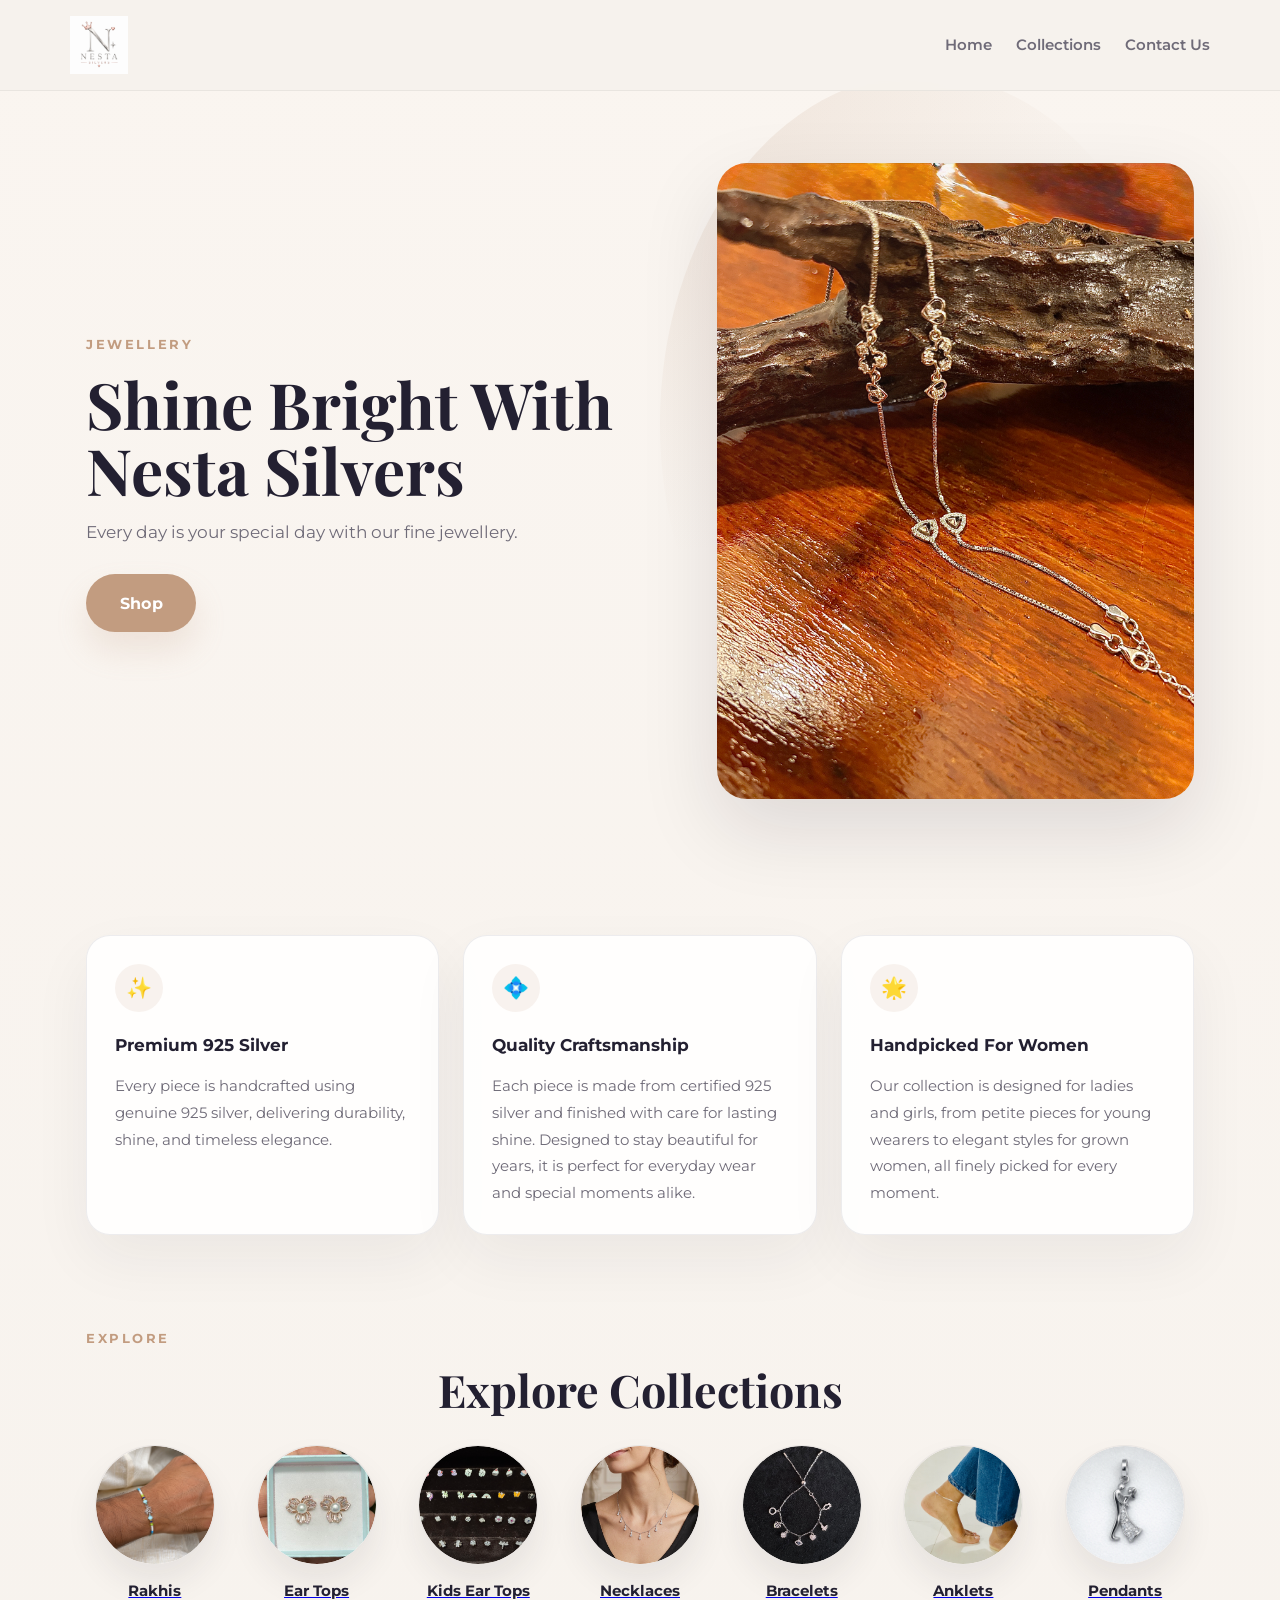
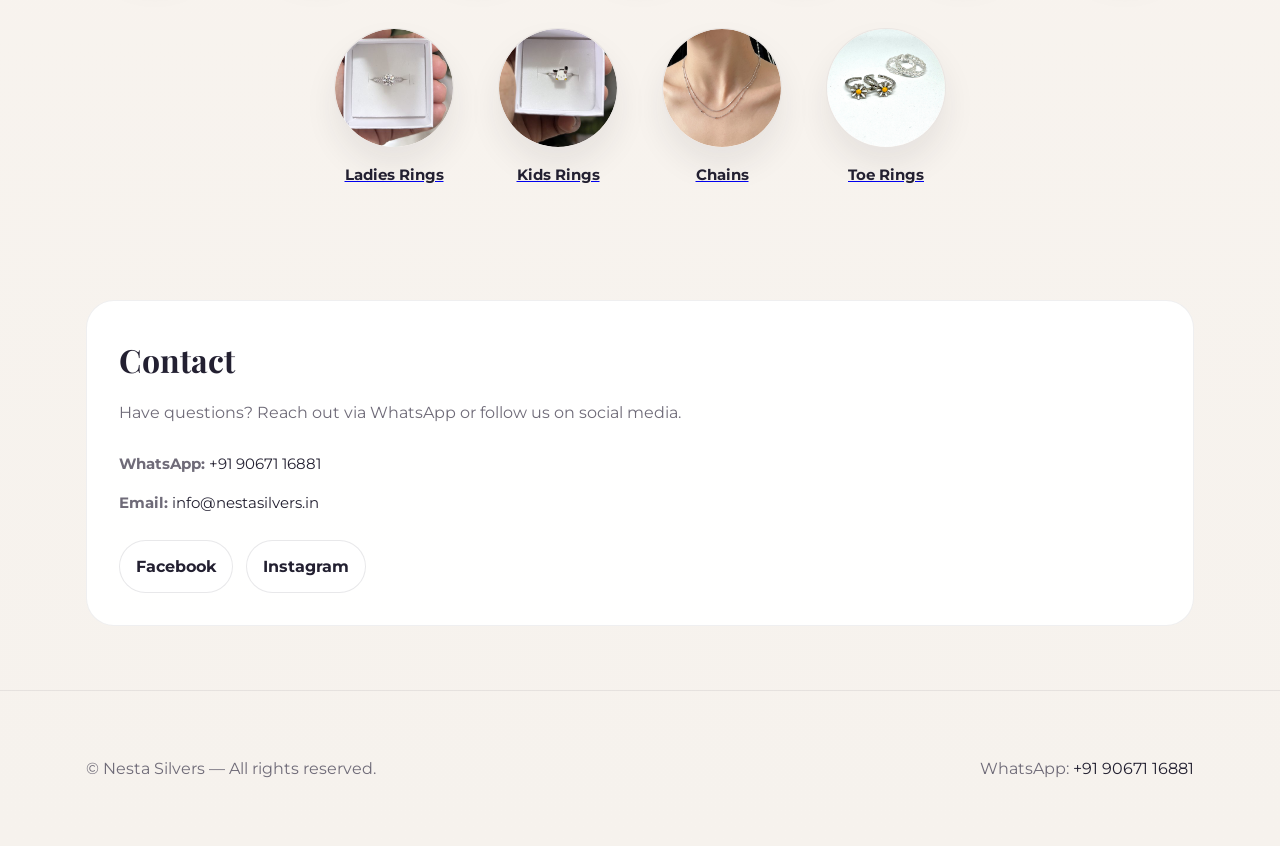
<file: index.html>
<!DOCTYPE html>
<html lang="en">
<head>
  <meta charset="UTF-8">
  <meta name="viewport" content="width=device-width, initial-scale=1">
  <title>Nesta Silvers</title>
  <link rel="preconnect" href="https://fonts.googleapis.com">
  <link rel="preconnect" href="https://fonts.gstatic.com" crossorigin>
  <link href="https://fonts.googleapis.com/css2?family=Montserrat:wght@300;400;600;700&family=Playfair+Display:wght@400;700&display=swap" rel="stylesheet">
  <link rel="icon" type="image/png" href="images/logo.png">
  <link rel="stylesheet" href="style.css">
</head>
<body>
  <header class="site-header">
    <div class="container header-inner">
      <a href="index.html" class="brand-logo" aria-label="Nesta Silvers home">
        <img src="images/logo.png" alt="Nesta Silvers logo">
      </a>
      <nav class="main-nav">
        <a href="index.html">Home</a>
        <a href="collections.html">Collections</a>
        <a href="#contact">Contact Us</a>
      </nav>
    </div>
  </header>

  <section class="hero">
    <div class="container hero-inner">
      <div class="hero-text">
        <span class="eyebrow">Jewellery</span>
        <h1>Shine Bright With Nesta Silvers</h1>
        <p>Every day is your special day with our fine jewellery.</p>
        <a class="cta" href="#collections">Shop</a>
      </div>
      <div class="hero-image">
        <img src="images/hero-jewelry.jpg" alt="Silver jewelry necklace">
      </div>
    </div>
  </section>

  <main class="container">
    <section class="feature-grid">
      <article class="feature-card">
        <div class="feature-icon">✨</div>
        <h3>Premium 925 Silver</h3>
        <p>Every piece is handcrafted using genuine 925 silver, delivering durability, shine, and timeless elegance.</p>
      </article>
      <article class="feature-card">
        <div class="feature-icon">💠</div>
        <h3>Quality Craftsmanship</h3>
        <p>Each piece is made from certified 925 silver and finished with care for lasting shine. Designed to stay beautiful for years, it is perfect for everyday wear and special moments alike.</p>
      </article>
      <article class="feature-card">
        <div class="feature-icon">🌟</div>
        <h3>Handpicked For Women</h3>
        <p>Our collection is designed for ladies and girls, from petite pieces for young wearers to elegant styles for grown women, all finely picked for every moment.</p>
      </article>
    </section>

    <section id="collections" class="collections-section">
      <p class="section-label">Explore</p>
      <h2>Explore Collections</h2>
      <div class="collection-grid">
        <a class="collection-card" href="collections/rakhis/index.html">
          <div class="collection-image"><img src="images/rakhi-thumbnail.png" alt="Rakhi thumbnail"></div>
          <p>Rakhis</p>
        </a>
        <a class="collection-card" href="collections/ear-tops/index.html">
          <div class="collection-image"><img src="images/earrings.jpg" alt="Ear Tops"></div>
          <p>Ear Tops</p>
        </a>
        <a class="collection-card" href="collections/kids-ear-tops/index.html">
          <div class="collection-image"><img src="images/kids-top.jpg" alt="Kids Ear Tops"></div>
          <p>Kids Ear Tops</p>
        </a>
        <a class="collection-card" href="collections/necklaces/index.html">
          <div class="collection-image"><img src="images/necklaces.jpg" alt="Necklaces"></div>
          <p>Necklaces</p>
        </a>
        <a class="collection-card" href="collections/bracelets/index.html">
          <div class="collection-image"><img src="images/bracelets.jpg" alt="Bracelets"></div>
          <p>Bracelets</p>
        </a>
        <a class="collection-card" href="collections/anklets/index.html">
          <div class="collection-image"><img src="images/anklets.jpg" alt="Anklets"></div>
          <p>Anklets</p>
        </a>
        <a class="collection-card" href="collections/pendants/index.html">
          <div class="collection-image"><img src="images/pendants.jpg" alt="Pendants"></div>
          <p>Pendants</p>
        </a>
        <a class="collection-card" href="collections/ladies-rings/index.html">
          <div class="collection-image"><img src="images/ladies-rings.jpg" alt="Ladies Rings"></div>
          <p>Ladies Rings</p>
        </a>
        <a class="collection-card" href="collections/kids-rings/index.html">
          <div class="collection-image"><img src="images/kids-ring.jpg" alt="Kids Rings"></div>
          <p>Kids Rings</p>
        </a>
        <a class="collection-card" href="collections/chains/index.html">
          <div class="collection-image"><img src="images/chains.jpg" alt="Chains"></div>
          <p>Chains</p>
        </a>
        <a class="collection-card" href="collections/toe-rings/index.html">
          <div class="collection-image"><img src="images/toe-rings.jpg" alt="Toe Rings"></div>
          <p>Toe Rings</p>
        </a>
      </div>
    </section>

    <section id="contact" class="contact">
      <h2>Contact</h2>
      <p>Have questions? Reach out via WhatsApp or follow us on social media.</p>
      <ul class="contact-list">
        <li><strong>WhatsApp:</strong> <a href="https://wa.me/919067116881" target="_blank">+91 90671 16881</a></li>
        <li><strong>Email:</strong> <a href="mailto:info@nestasilvers.in">info@nestasilvers.in</a></li>
      </ul>
      <div class="social">
        <a href="https://www.facebook.com/profile.php?id=61592820982908" target="_blank" class="social-link">Facebook</a>
        <a href="https://www.instagram.com/nestasilvers/" target="_blank" class="social-link">Instagram</a>
      </div>
    </section>
  </main>

  <footer class="site-footer">
    <div class="container footer-inner">
      <p>&copy; Nesta Silvers — All rights reserved.</p>
      <p>WhatsApp: <a href="https://wa.me/919067116881" target="_blank">+91 90671 16881</a></p>
    </div>
  </footer>

</body>
</html>
</file>
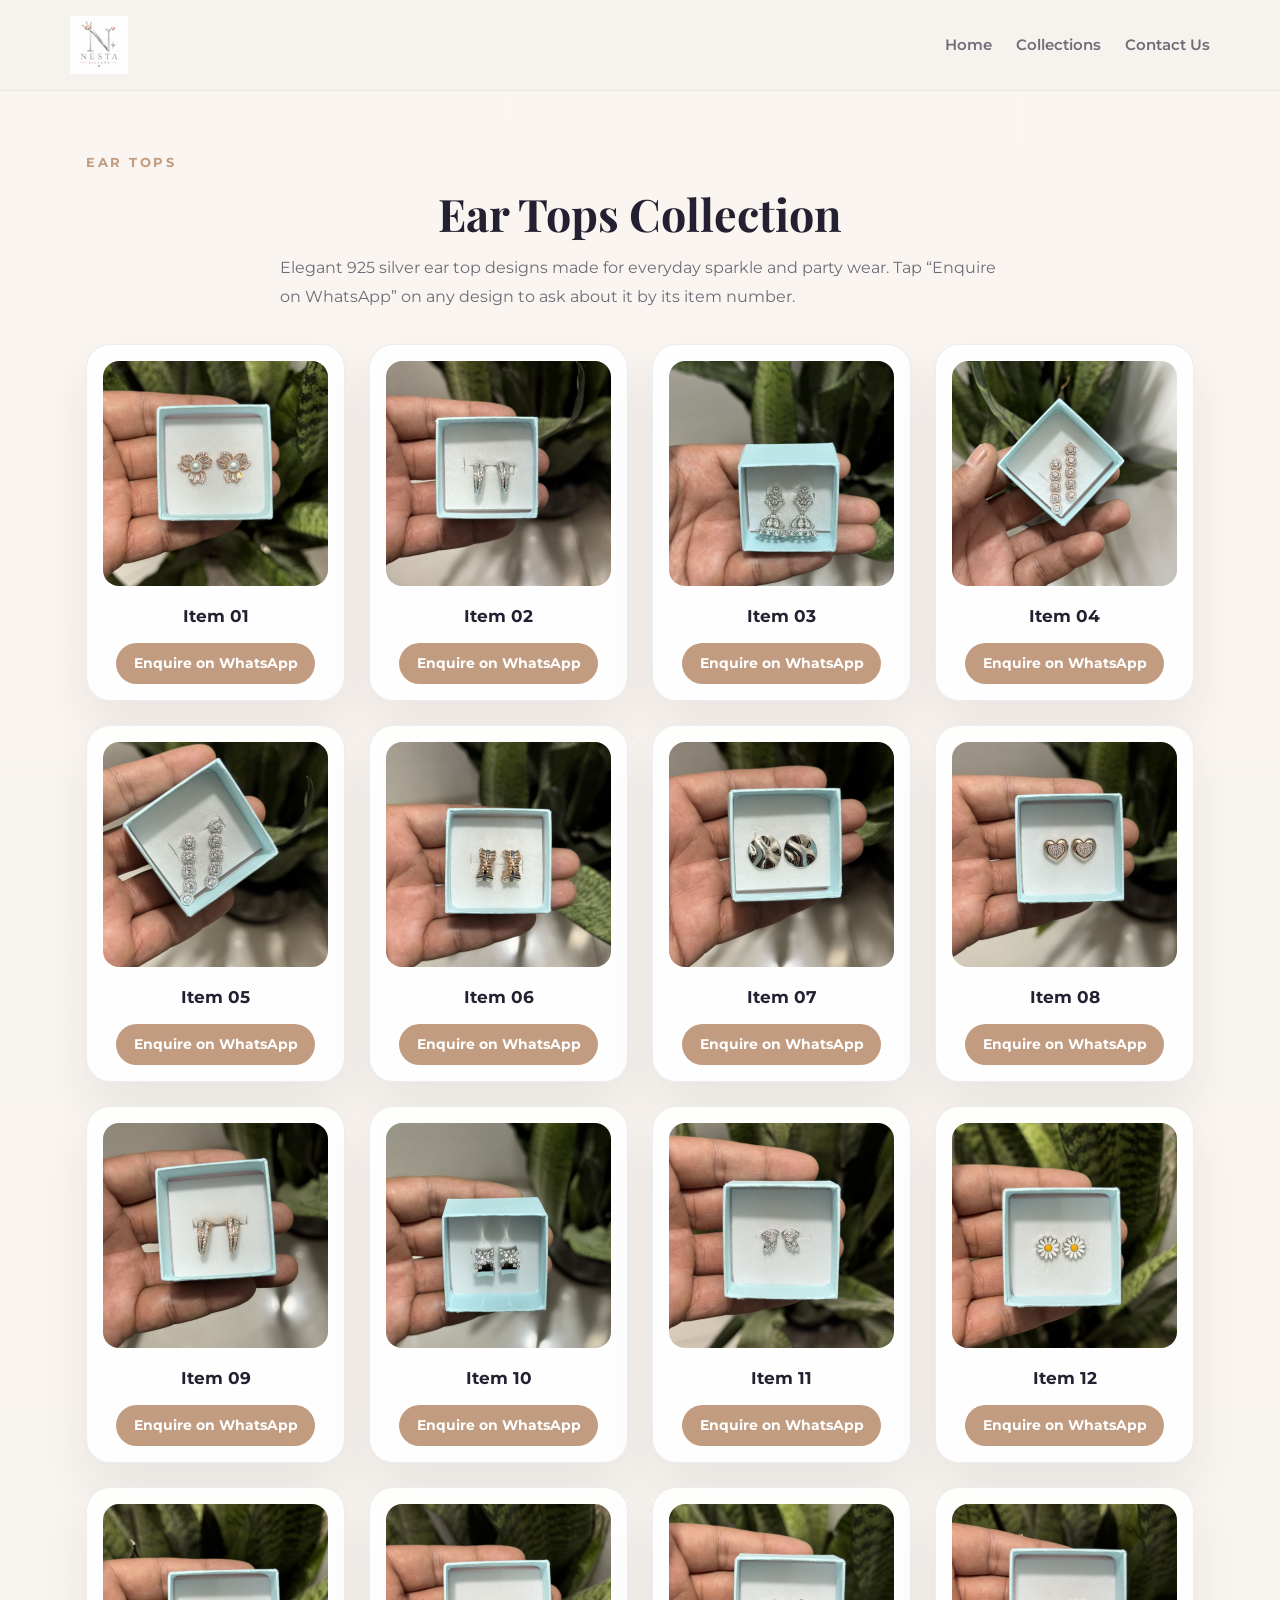
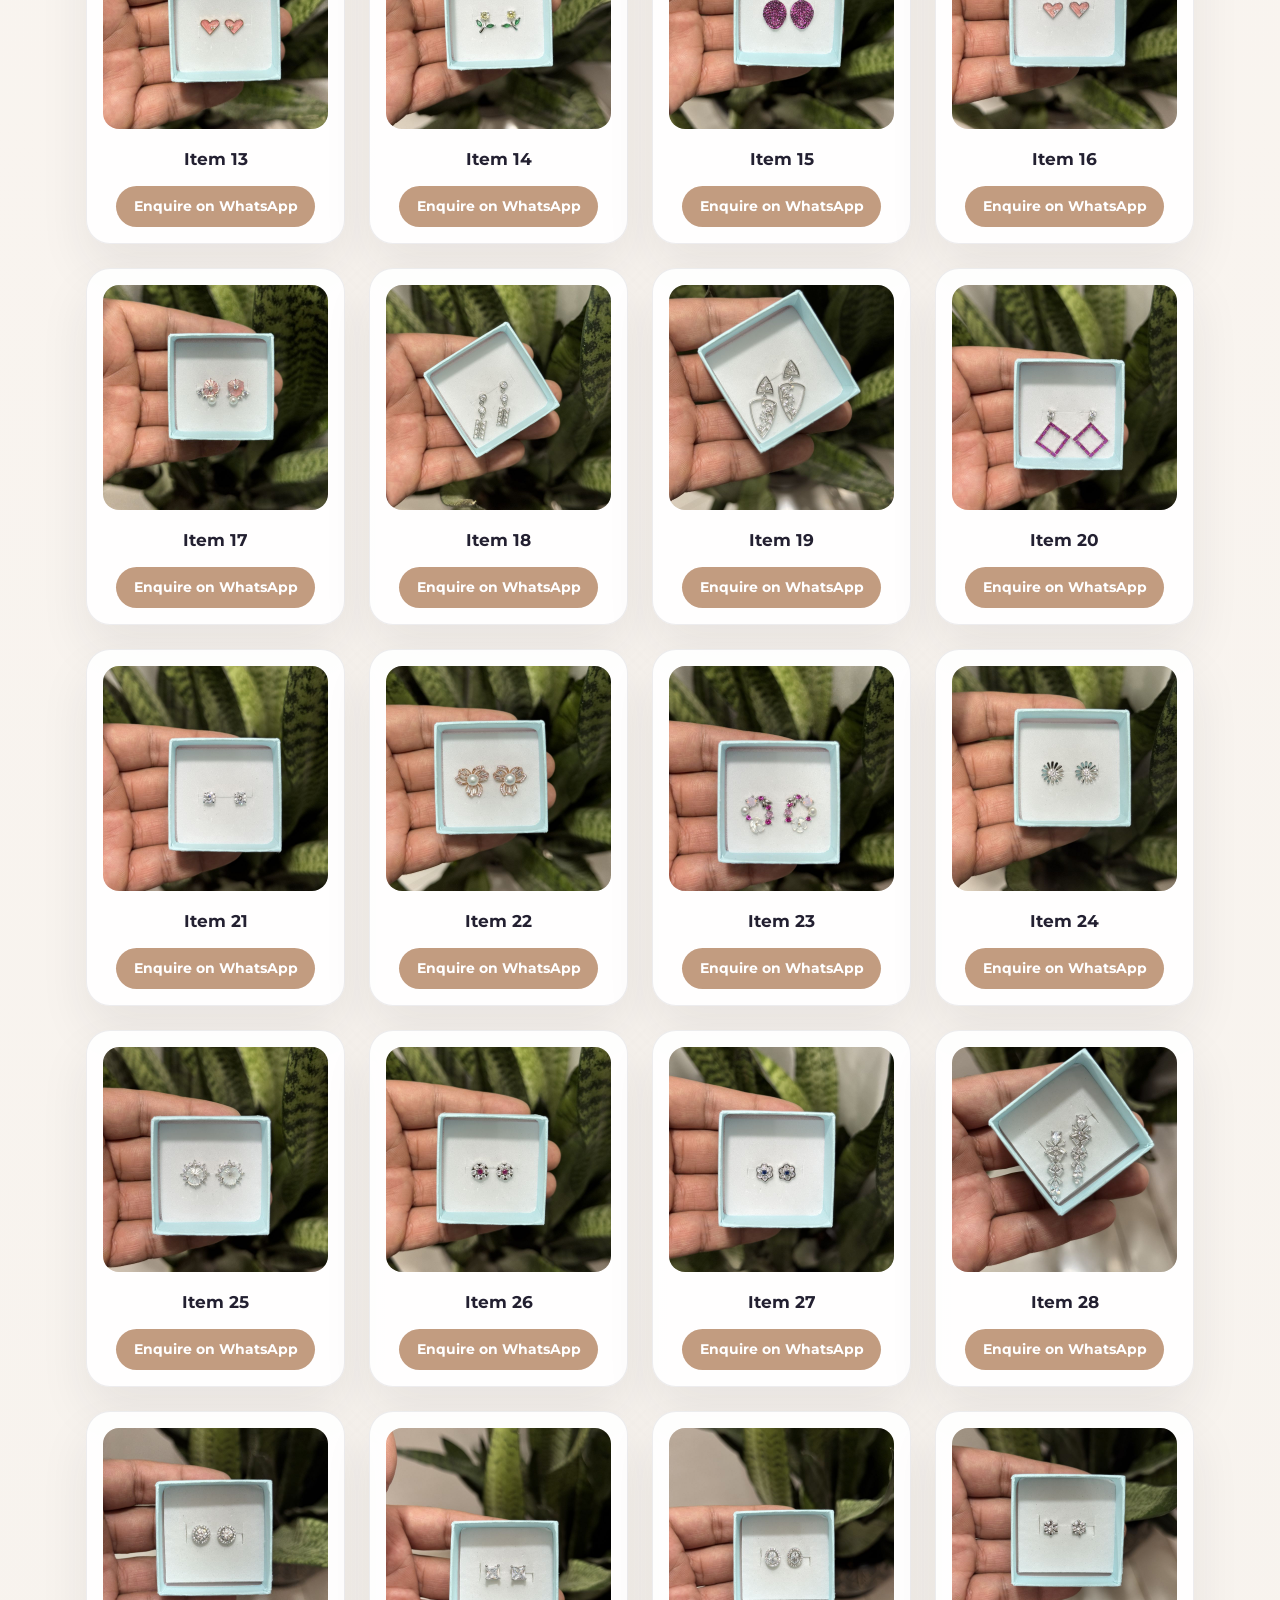
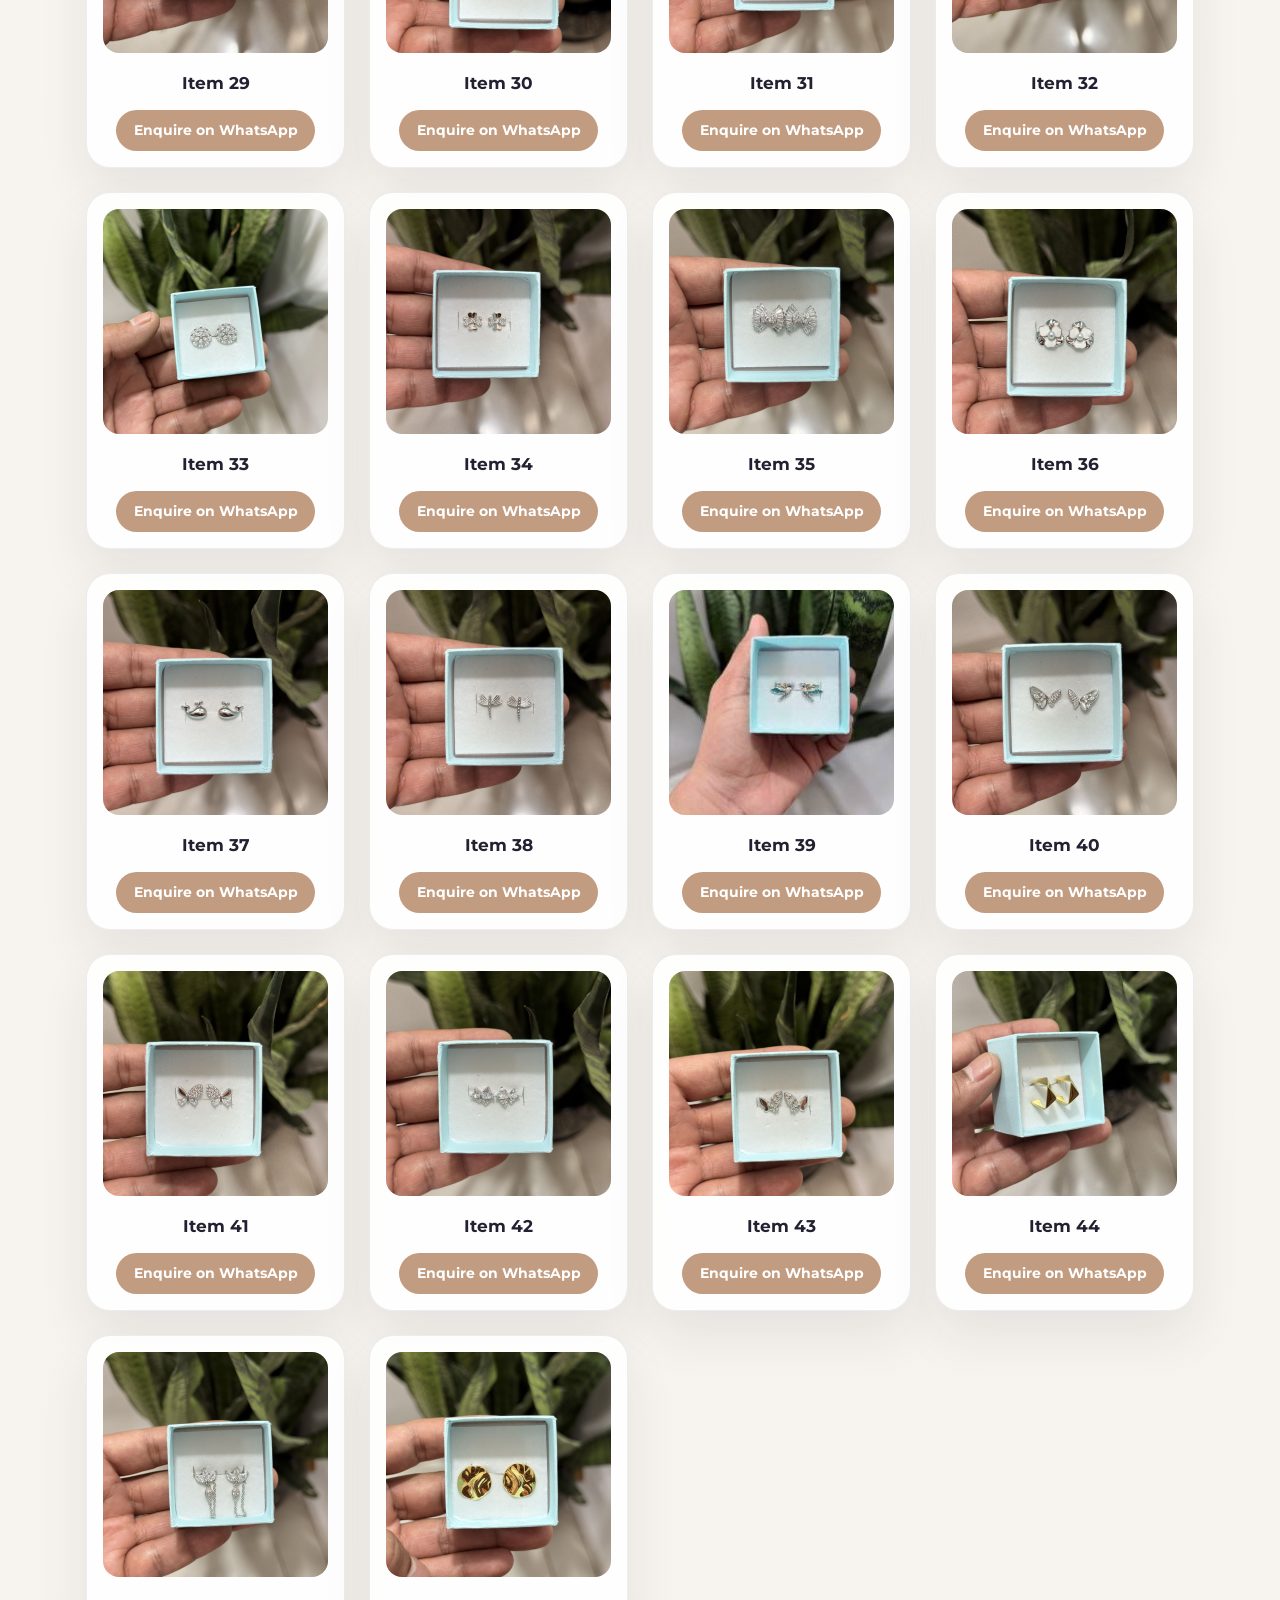
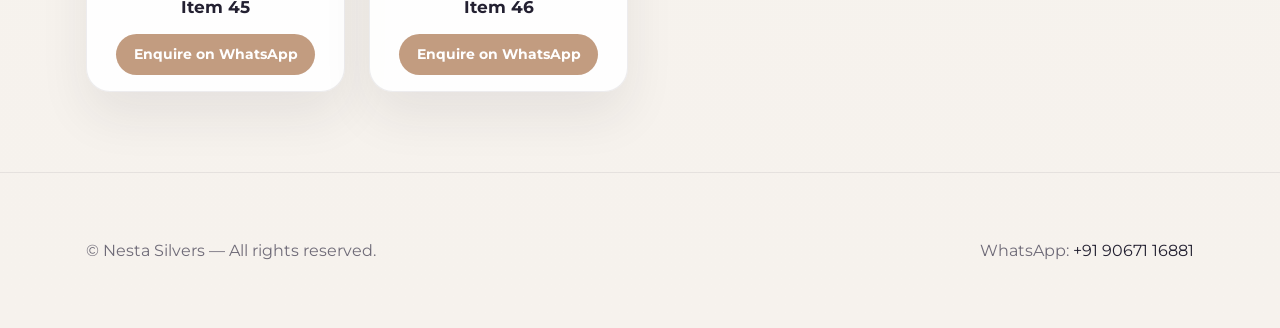
<file: collections/ear-tops/index.html>
<!DOCTYPE html>
<html lang="en">
<head>
  <meta charset="UTF-8">
  <meta name="viewport" content="width=device-width, initial-scale=1">
  <title>Ear Tops — Nesta Silvers</title>
  <link rel="preconnect" href="https://fonts.googleapis.com">
  <link rel="preconnect" href="https://fonts.gstatic.com" crossorigin>
  <link href="https://fonts.googleapis.com/css2?family=Montserrat:wght@300;400;600;700&family=Playfair+Display:wght@400;700&display=swap" rel="stylesheet">
  <link rel="icon" type="image/png" href="../../images/logo.png">
  <link rel="stylesheet" href="../../style.css">
</head>
<body>
  <header class="site-header">
    <div class="container header-inner">
      <a href="../../index.html" class="brand-logo" aria-label="Nesta Silvers home">
        <img src="../../images/logo.png" alt="Nesta Silvers logo">
      </a>
      <nav class="main-nav">
        <a href="../../index.html">Home</a>
        <a href="../../collections.html">Collections</a>
        <a href="../../index.html#contact">Contact Us</a>
      </nav>
    </div>
  </header>

  <main class="container">
    <section class="collections-section">
      <p class="section-label">Ear Tops</p>
      <h2>Ear Tops Collection</h2>
      <p class="section-copy">Elegant 925 silver ear top designs made for everyday sparkle and party wear. Tap “Enquire on WhatsApp” on any design to ask about it by its item number.</p>
      <div class="product-grid">
        <article class="product-card">
          <div class="product-image"><img src="images/item-01.jpg" alt="Silver ear tops, Item 01" loading="lazy"></div>
          <h3>Item 01</h3>
          <a class="enquire" href="https://wa.me/919067116881?text=Hi%20Nesta%20Silvers%2C%20I%27m%20interested%20in%20Ear%20Tops%20Item%2001." target="_blank" rel="noopener">Enquire on WhatsApp</a>
        </article>
        <article class="product-card">
          <div class="product-image"><img src="images/item-02.jpg" alt="Silver ear tops, Item 02" loading="lazy"></div>
          <h3>Item 02</h3>
          <a class="enquire" href="https://wa.me/919067116881?text=Hi%20Nesta%20Silvers%2C%20I%27m%20interested%20in%20Ear%20Tops%20Item%2002." target="_blank" rel="noopener">Enquire on WhatsApp</a>
        </article>
        <article class="product-card">
          <div class="product-image"><img src="images/item-03.jpg" alt="Silver ear tops, Item 03" loading="lazy"></div>
          <h3>Item 03</h3>
          <a class="enquire" href="https://wa.me/919067116881?text=Hi%20Nesta%20Silvers%2C%20I%27m%20interested%20in%20Ear%20Tops%20Item%2003." target="_blank" rel="noopener">Enquire on WhatsApp</a>
        </article>
        <article class="product-card">
          <div class="product-image"><img src="images/item-04.jpg" alt="Silver ear tops, Item 04" loading="lazy"></div>
          <h3>Item 04</h3>
          <a class="enquire" href="https://wa.me/919067116881?text=Hi%20Nesta%20Silvers%2C%20I%27m%20interested%20in%20Ear%20Tops%20Item%2004." target="_blank" rel="noopener">Enquire on WhatsApp</a>
        </article>
        <article class="product-card">
          <div class="product-image"><img src="images/item-05.jpg" alt="Silver ear tops, Item 05" loading="lazy"></div>
          <h3>Item 05</h3>
          <a class="enquire" href="https://wa.me/919067116881?text=Hi%20Nesta%20Silvers%2C%20I%27m%20interested%20in%20Ear%20Tops%20Item%2005." target="_blank" rel="noopener">Enquire on WhatsApp</a>
        </article>
        <article class="product-card">
          <div class="product-image"><img src="images/item-06.jpg" alt="Silver ear tops, Item 06" loading="lazy"></div>
          <h3>Item 06</h3>
          <a class="enquire" href="https://wa.me/919067116881?text=Hi%20Nesta%20Silvers%2C%20I%27m%20interested%20in%20Ear%20Tops%20Item%2006." target="_blank" rel="noopener">Enquire on WhatsApp</a>
        </article>
        <article class="product-card">
          <div class="product-image"><img src="images/item-07.jpg" alt="Silver ear tops, Item 07" loading="lazy"></div>
          <h3>Item 07</h3>
          <a class="enquire" href="https://wa.me/919067116881?text=Hi%20Nesta%20Silvers%2C%20I%27m%20interested%20in%20Ear%20Tops%20Item%2007." target="_blank" rel="noopener">Enquire on WhatsApp</a>
        </article>
        <article class="product-card">
          <div class="product-image"><img src="images/item-08.jpg" alt="Silver ear tops, Item 08" loading="lazy"></div>
          <h3>Item 08</h3>
          <a class="enquire" href="https://wa.me/919067116881?text=Hi%20Nesta%20Silvers%2C%20I%27m%20interested%20in%20Ear%20Tops%20Item%2008." target="_blank" rel="noopener">Enquire on WhatsApp</a>
        </article>
        <article class="product-card">
          <div class="product-image"><img src="images/item-09.jpg" alt="Silver ear tops, Item 09" loading="lazy"></div>
          <h3>Item 09</h3>
          <a class="enquire" href="https://wa.me/919067116881?text=Hi%20Nesta%20Silvers%2C%20I%27m%20interested%20in%20Ear%20Tops%20Item%2009." target="_blank" rel="noopener">Enquire on WhatsApp</a>
        </article>
        <article class="product-card">
          <div class="product-image"><img src="images/item-10.jpg" alt="Silver ear tops, Item 10" loading="lazy"></div>
          <h3>Item 10</h3>
          <a class="enquire" href="https://wa.me/919067116881?text=Hi%20Nesta%20Silvers%2C%20I%27m%20interested%20in%20Ear%20Tops%20Item%2010." target="_blank" rel="noopener">Enquire on WhatsApp</a>
        </article>
        <article class="product-card">
          <div class="product-image"><img src="images/item-11.jpg" alt="Silver ear tops, Item 11" loading="lazy"></div>
          <h3>Item 11</h3>
          <a class="enquire" href="https://wa.me/919067116881?text=Hi%20Nesta%20Silvers%2C%20I%27m%20interested%20in%20Ear%20Tops%20Item%2011." target="_blank" rel="noopener">Enquire on WhatsApp</a>
        </article>
        <article class="product-card">
          <div class="product-image"><img src="images/item-12.jpg" alt="Silver ear tops, Item 12" loading="lazy"></div>
          <h3>Item 12</h3>
          <a class="enquire" href="https://wa.me/919067116881?text=Hi%20Nesta%20Silvers%2C%20I%27m%20interested%20in%20Ear%20Tops%20Item%2012." target="_blank" rel="noopener">Enquire on WhatsApp</a>
        </article>
        <article class="product-card">
          <div class="product-image"><img src="images/item-13.jpg" alt="Silver ear tops, Item 13" loading="lazy"></div>
          <h3>Item 13</h3>
          <a class="enquire" href="https://wa.me/919067116881?text=Hi%20Nesta%20Silvers%2C%20I%27m%20interested%20in%20Ear%20Tops%20Item%2013." target="_blank" rel="noopener">Enquire on WhatsApp</a>
        </article>
        <article class="product-card">
          <div class="product-image"><img src="images/item-14.jpg" alt="Silver ear tops, Item 14" loading="lazy"></div>
          <h3>Item 14</h3>
          <a class="enquire" href="https://wa.me/919067116881?text=Hi%20Nesta%20Silvers%2C%20I%27m%20interested%20in%20Ear%20Tops%20Item%2014." target="_blank" rel="noopener">Enquire on WhatsApp</a>
        </article>
        <article class="product-card">
          <div class="product-image"><img src="images/item-15.jpg" alt="Silver ear tops, Item 15" loading="lazy"></div>
          <h3>Item 15</h3>
          <a class="enquire" href="https://wa.me/919067116881?text=Hi%20Nesta%20Silvers%2C%20I%27m%20interested%20in%20Ear%20Tops%20Item%2015." target="_blank" rel="noopener">Enquire on WhatsApp</a>
        </article>
        <article class="product-card">
          <div class="product-image"><img src="images/item-16.jpg" alt="Silver ear tops, Item 16" loading="lazy"></div>
          <h3>Item 16</h3>
          <a class="enquire" href="https://wa.me/919067116881?text=Hi%20Nesta%20Silvers%2C%20I%27m%20interested%20in%20Ear%20Tops%20Item%2016." target="_blank" rel="noopener">Enquire on WhatsApp</a>
        </article>
        <article class="product-card">
          <div class="product-image"><img src="images/item-17.jpg" alt="Silver ear tops, Item 17" loading="lazy"></div>
          <h3>Item 17</h3>
          <a class="enquire" href="https://wa.me/919067116881?text=Hi%20Nesta%20Silvers%2C%20I%27m%20interested%20in%20Ear%20Tops%20Item%2017." target="_blank" rel="noopener">Enquire on WhatsApp</a>
        </article>
        <article class="product-card">
          <div class="product-image"><img src="images/item-18.jpg" alt="Silver ear tops, Item 18" loading="lazy"></div>
          <h3>Item 18</h3>
          <a class="enquire" href="https://wa.me/919067116881?text=Hi%20Nesta%20Silvers%2C%20I%27m%20interested%20in%20Ear%20Tops%20Item%2018." target="_blank" rel="noopener">Enquire on WhatsApp</a>
        </article>
        <article class="product-card">
          <div class="product-image"><img src="images/item-19.jpg" alt="Silver ear tops, Item 19" loading="lazy"></div>
          <h3>Item 19</h3>
          <a class="enquire" href="https://wa.me/919067116881?text=Hi%20Nesta%20Silvers%2C%20I%27m%20interested%20in%20Ear%20Tops%20Item%2019." target="_blank" rel="noopener">Enquire on WhatsApp</a>
        </article>
        <article class="product-card">
          <div class="product-image has-alt"><img src="images/item-20.jpg" alt="Silver ear tops, Item 20" loading="lazy"><img src="images/item-20-2.jpg" alt="Silver ear tops, Item 20, second view" loading="lazy"></div>
          <h3>Item 20</h3>
          <a class="enquire" href="https://wa.me/919067116881?text=Hi%20Nesta%20Silvers%2C%20I%27m%20interested%20in%20Ear%20Tops%20Item%2020." target="_blank" rel="noopener">Enquire on WhatsApp</a>
        </article>
        <article class="product-card">
          <div class="product-image"><img src="images/item-21.jpg" alt="Silver ear tops, Item 21" loading="lazy"></div>
          <h3>Item 21</h3>
          <a class="enquire" href="https://wa.me/919067116881?text=Hi%20Nesta%20Silvers%2C%20I%27m%20interested%20in%20Ear%20Tops%20Item%2021." target="_blank" rel="noopener">Enquire on WhatsApp</a>
        </article>
        <article class="product-card">
          <div class="product-image"><img src="images/item-22.jpg" alt="Silver ear tops, Item 22" loading="lazy"></div>
          <h3>Item 22</h3>
          <a class="enquire" href="https://wa.me/919067116881?text=Hi%20Nesta%20Silvers%2C%20I%27m%20interested%20in%20Ear%20Tops%20Item%2022." target="_blank" rel="noopener">Enquire on WhatsApp</a>
        </article>
        <article class="product-card">
          <div class="product-image"><img src="images/item-23.jpg" alt="Silver ear tops, Item 23" loading="lazy"></div>
          <h3>Item 23</h3>
          <a class="enquire" href="https://wa.me/919067116881?text=Hi%20Nesta%20Silvers%2C%20I%27m%20interested%20in%20Ear%20Tops%20Item%2023." target="_blank" rel="noopener">Enquire on WhatsApp</a>
        </article>
        <article class="product-card">
          <div class="product-image"><img src="images/item-24.jpg" alt="Silver ear tops, Item 24" loading="lazy"></div>
          <h3>Item 24</h3>
          <a class="enquire" href="https://wa.me/919067116881?text=Hi%20Nesta%20Silvers%2C%20I%27m%20interested%20in%20Ear%20Tops%20Item%2024." target="_blank" rel="noopener">Enquire on WhatsApp</a>
        </article>
        <article class="product-card">
          <div class="product-image"><img src="images/item-25.jpg" alt="Silver ear tops, Item 25" loading="lazy"></div>
          <h3>Item 25</h3>
          <a class="enquire" href="https://wa.me/919067116881?text=Hi%20Nesta%20Silvers%2C%20I%27m%20interested%20in%20Ear%20Tops%20Item%2025." target="_blank" rel="noopener">Enquire on WhatsApp</a>
        </article>
        <article class="product-card">
          <div class="product-image"><img src="images/item-26.jpg" alt="Silver ear tops, Item 26" loading="lazy"></div>
          <h3>Item 26</h3>
          <a class="enquire" href="https://wa.me/919067116881?text=Hi%20Nesta%20Silvers%2C%20I%27m%20interested%20in%20Ear%20Tops%20Item%2026." target="_blank" rel="noopener">Enquire on WhatsApp</a>
        </article>
        <article class="product-card">
          <div class="product-image"><img src="images/item-27.jpg" alt="Silver ear tops, Item 27" loading="lazy"></div>
          <h3>Item 27</h3>
          <a class="enquire" href="https://wa.me/919067116881?text=Hi%20Nesta%20Silvers%2C%20I%27m%20interested%20in%20Ear%20Tops%20Item%2027." target="_blank" rel="noopener">Enquire on WhatsApp</a>
        </article>
        <article class="product-card">
          <div class="product-image"><img src="images/item-28.jpg" alt="Silver ear tops, Item 28" loading="lazy"></div>
          <h3>Item 28</h3>
          <a class="enquire" href="https://wa.me/919067116881?text=Hi%20Nesta%20Silvers%2C%20I%27m%20interested%20in%20Ear%20Tops%20Item%2028." target="_blank" rel="noopener">Enquire on WhatsApp</a>
        </article>
        <article class="product-card">
          <div class="product-image"><img src="images/item-29.jpg" alt="Silver ear tops, Item 29" loading="lazy"></div>
          <h3>Item 29</h3>
          <a class="enquire" href="https://wa.me/919067116881?text=Hi%20Nesta%20Silvers%2C%20I%27m%20interested%20in%20Ear%20Tops%20Item%2029." target="_blank" rel="noopener">Enquire on WhatsApp</a>
        </article>
        <article class="product-card">
          <div class="product-image"><img src="images/item-30.jpg" alt="Silver ear tops, Item 30" loading="lazy"></div>
          <h3>Item 30</h3>
          <a class="enquire" href="https://wa.me/919067116881?text=Hi%20Nesta%20Silvers%2C%20I%27m%20interested%20in%20Ear%20Tops%20Item%2030." target="_blank" rel="noopener">Enquire on WhatsApp</a>
        </article>
        <article class="product-card">
          <div class="product-image"><img src="images/item-31.jpg" alt="Silver ear tops, Item 31" loading="lazy"></div>
          <h3>Item 31</h3>
          <a class="enquire" href="https://wa.me/919067116881?text=Hi%20Nesta%20Silvers%2C%20I%27m%20interested%20in%20Ear%20Tops%20Item%2031." target="_blank" rel="noopener">Enquire on WhatsApp</a>
        </article>
        <article class="product-card">
          <div class="product-image"><img src="images/item-32.jpg" alt="Silver ear tops, Item 32" loading="lazy"></div>
          <h3>Item 32</h3>
          <a class="enquire" href="https://wa.me/919067116881?text=Hi%20Nesta%20Silvers%2C%20I%27m%20interested%20in%20Ear%20Tops%20Item%2032." target="_blank" rel="noopener">Enquire on WhatsApp</a>
        </article>
        <article class="product-card">
          <div class="product-image"><img src="images/item-33.jpg" alt="Silver ear tops, Item 33" loading="lazy"></div>
          <h3>Item 33</h3>
          <a class="enquire" href="https://wa.me/919067116881?text=Hi%20Nesta%20Silvers%2C%20I%27m%20interested%20in%20Ear%20Tops%20Item%2033." target="_blank" rel="noopener">Enquire on WhatsApp</a>
        </article>
        <article class="product-card">
          <div class="product-image"><img src="images/item-34.jpg" alt="Silver ear tops, Item 34" loading="lazy"></div>
          <h3>Item 34</h3>
          <a class="enquire" href="https://wa.me/919067116881?text=Hi%20Nesta%20Silvers%2C%20I%27m%20interested%20in%20Ear%20Tops%20Item%2034." target="_blank" rel="noopener">Enquire on WhatsApp</a>
        </article>
        <article class="product-card">
          <div class="product-image"><img src="images/item-35.jpg" alt="Silver ear tops, Item 35" loading="lazy"></div>
          <h3>Item 35</h3>
          <a class="enquire" href="https://wa.me/919067116881?text=Hi%20Nesta%20Silvers%2C%20I%27m%20interested%20in%20Ear%20Tops%20Item%2035." target="_blank" rel="noopener">Enquire on WhatsApp</a>
        </article>
        <article class="product-card">
          <div class="product-image"><img src="images/item-36.jpg" alt="Silver ear tops, Item 36" loading="lazy"></div>
          <h3>Item 36</h3>
          <a class="enquire" href="https://wa.me/919067116881?text=Hi%20Nesta%20Silvers%2C%20I%27m%20interested%20in%20Ear%20Tops%20Item%2036." target="_blank" rel="noopener">Enquire on WhatsApp</a>
        </article>
        <article class="product-card">
          <div class="product-image"><img src="images/item-37.jpg" alt="Silver ear tops, Item 37" loading="lazy"></div>
          <h3>Item 37</h3>
          <a class="enquire" href="https://wa.me/919067116881?text=Hi%20Nesta%20Silvers%2C%20I%27m%20interested%20in%20Ear%20Tops%20Item%2037." target="_blank" rel="noopener">Enquire on WhatsApp</a>
        </article>
        <article class="product-card">
          <div class="product-image"><img src="images/item-38.jpg" alt="Silver ear tops, Item 38" loading="lazy"></div>
          <h3>Item 38</h3>
          <a class="enquire" href="https://wa.me/919067116881?text=Hi%20Nesta%20Silvers%2C%20I%27m%20interested%20in%20Ear%20Tops%20Item%2038." target="_blank" rel="noopener">Enquire on WhatsApp</a>
        </article>
        <article class="product-card">
          <div class="product-image"><img src="images/item-39.jpg" alt="Silver ear tops, Item 39" loading="lazy"></div>
          <h3>Item 39</h3>
          <a class="enquire" href="https://wa.me/919067116881?text=Hi%20Nesta%20Silvers%2C%20I%27m%20interested%20in%20Ear%20Tops%20Item%2039." target="_blank" rel="noopener">Enquire on WhatsApp</a>
        </article>
        <article class="product-card">
          <div class="product-image has-alt"><img src="images/item-40.jpg" alt="Silver ear tops, Item 40" loading="lazy"><img src="images/item-40-2.jpg" alt="Silver ear tops, Item 40, second view" loading="lazy"></div>
          <h3>Item 40</h3>
          <a class="enquire" href="https://wa.me/919067116881?text=Hi%20Nesta%20Silvers%2C%20I%27m%20interested%20in%20Ear%20Tops%20Item%2040." target="_blank" rel="noopener">Enquire on WhatsApp</a>
        </article>
        <article class="product-card">
          <div class="product-image"><img src="images/item-41.jpg" alt="Silver ear tops, Item 41" loading="lazy"></div>
          <h3>Item 41</h3>
          <a class="enquire" href="https://wa.me/919067116881?text=Hi%20Nesta%20Silvers%2C%20I%27m%20interested%20in%20Ear%20Tops%20Item%2041." target="_blank" rel="noopener">Enquire on WhatsApp</a>
        </article>
        <article class="product-card">
          <div class="product-image"><img src="images/item-42.jpg" alt="Silver ear tops, Item 42" loading="lazy"></div>
          <h3>Item 42</h3>
          <a class="enquire" href="https://wa.me/919067116881?text=Hi%20Nesta%20Silvers%2C%20I%27m%20interested%20in%20Ear%20Tops%20Item%2042." target="_blank" rel="noopener">Enquire on WhatsApp</a>
        </article>
        <article class="product-card">
          <div class="product-image"><img src="images/item-43.jpg" alt="Silver ear tops, Item 43" loading="lazy"></div>
          <h3>Item 43</h3>
          <a class="enquire" href="https://wa.me/919067116881?text=Hi%20Nesta%20Silvers%2C%20I%27m%20interested%20in%20Ear%20Tops%20Item%2043." target="_blank" rel="noopener">Enquire on WhatsApp</a>
        </article>
        <article class="product-card">
          <div class="product-image has-alt"><img src="images/item-44.jpg" alt="Silver ear tops, Item 44" loading="lazy"><img src="images/item-44-2.jpg" alt="Silver ear tops, Item 44, second view" loading="lazy"></div>
          <h3>Item 44</h3>
          <a class="enquire" href="https://wa.me/919067116881?text=Hi%20Nesta%20Silvers%2C%20I%27m%20interested%20in%20Ear%20Tops%20Item%2044." target="_blank" rel="noopener">Enquire on WhatsApp</a>
        </article>
        <article class="product-card">
          <div class="product-image has-alt"><img src="images/item-45.jpg" alt="Silver ear tops, Item 45" loading="lazy"><img src="images/item-45-2.jpg" alt="Silver ear tops, Item 45, second view" loading="lazy"></div>
          <h3>Item 45</h3>
          <a class="enquire" href="https://wa.me/919067116881?text=Hi%20Nesta%20Silvers%2C%20I%27m%20interested%20in%20Ear%20Tops%20Item%2045." target="_blank" rel="noopener">Enquire on WhatsApp</a>
        </article>
        <article class="product-card">
          <div class="product-image has-alt"><img src="images/item-46.jpg" alt="Silver ear tops, Item 46" loading="lazy"><img src="images/item-46-2.jpg" alt="Silver ear tops, Item 46, second view" loading="lazy"></div>
          <h3>Item 46</h3>
          <a class="enquire" href="https://wa.me/919067116881?text=Hi%20Nesta%20Silvers%2C%20I%27m%20interested%20in%20Ear%20Tops%20Item%2046." target="_blank" rel="noopener">Enquire on WhatsApp</a>
        </article>
      </div>
    </section>
  </main>

  <footer class="site-footer">
    <div class="container footer-inner">
      <p>&copy; Nesta Silvers — All rights reserved.</p>
      <p>WhatsApp: <a href="https://wa.me/919067116881" target="_blank">+91 90671 16881</a></p>
    </div>
  </footer>
</body>
</html>
</file>
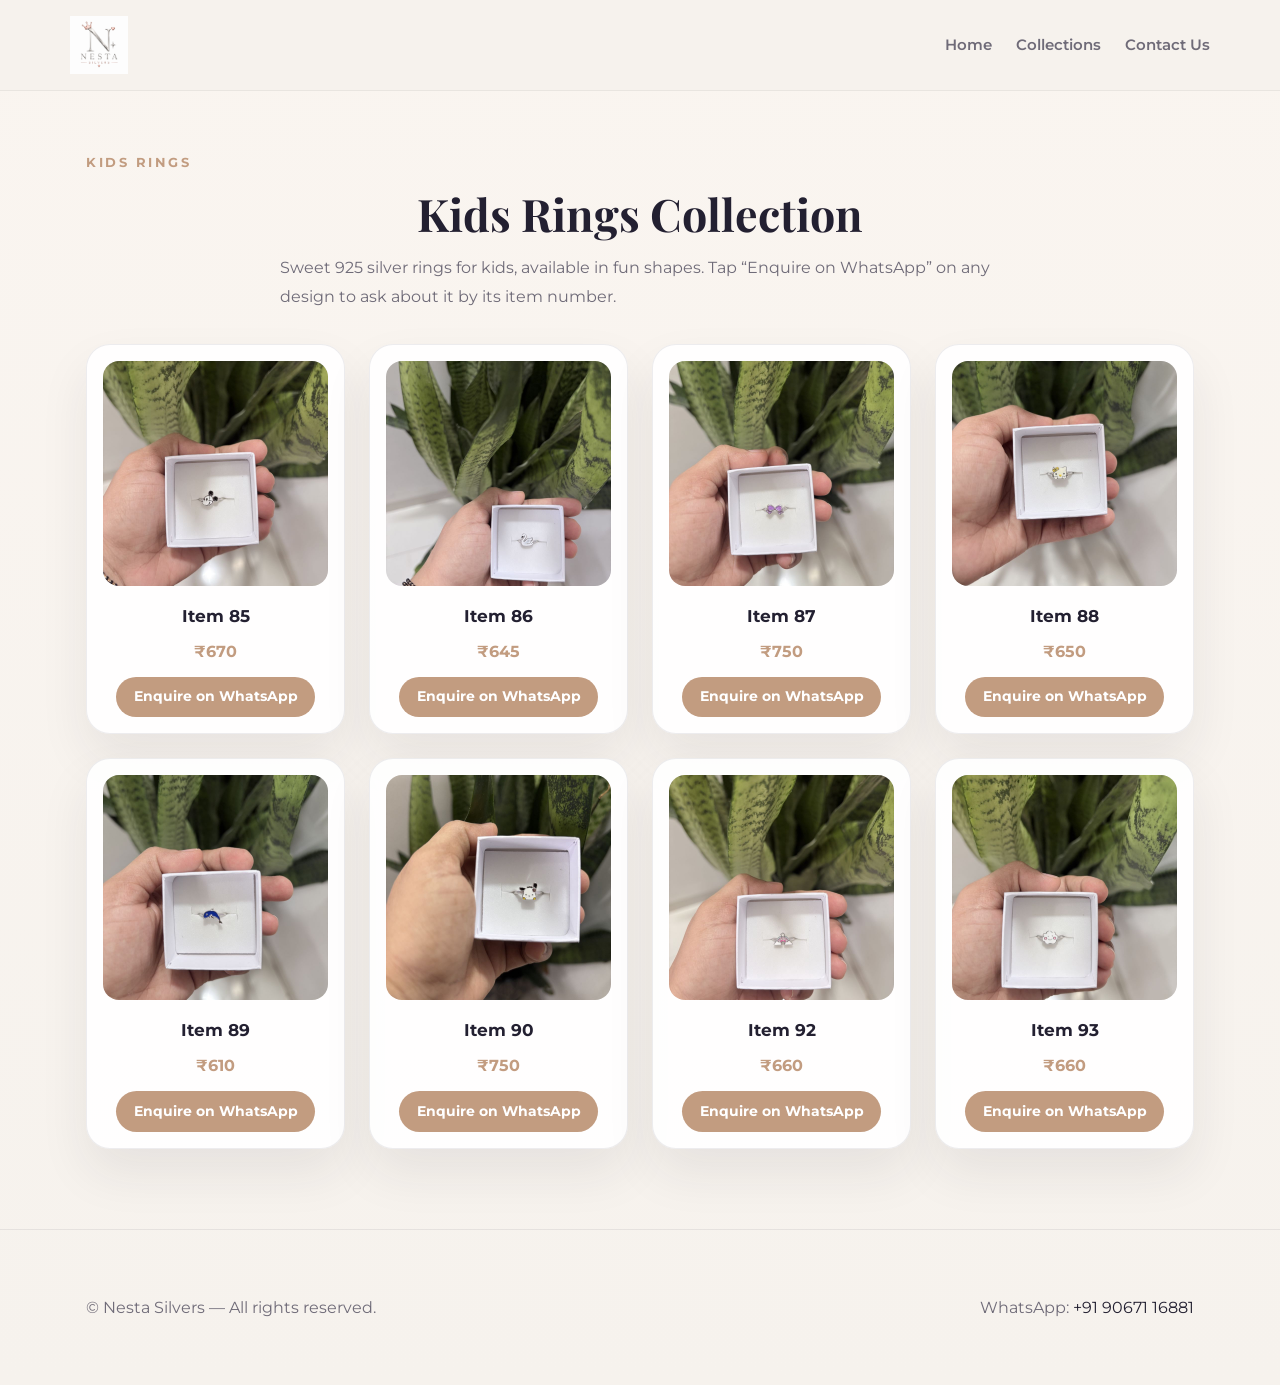
<file: collections/kids-rings/index.html>
<!DOCTYPE html>
<html lang="en">
<head>
  <meta charset="UTF-8">
  <meta name="viewport" content="width=device-width, initial-scale=1">
  <title>Kids Rings — Nesta Silvers</title>
  <link rel="preconnect" href="https://fonts.googleapis.com">
  <link rel="preconnect" href="https://fonts.gstatic.com" crossorigin>
  <link href="https://fonts.googleapis.com/css2?family=Montserrat:wght@300;400;600;700&family=Playfair+Display:wght@400;700&display=swap" rel="stylesheet">
  <link rel="icon" type="image/png" href="../../images/logo.png">
  <link rel="stylesheet" href="../../style.css">
</head>
<body>
  <header class="site-header">
    <div class="container header-inner">
      <a href="../../index.html" class="brand-logo" aria-label="Nesta Silvers home">
        <img src="../../images/logo.png" alt="Nesta Silvers logo">
      </a>
      <nav class="main-nav">
        <a href="../../index.html">Home</a>
        <a href="../../collections.html">Collections</a>
        <a href="../../index.html#contact">Contact Us</a>
      </nav>
    </div>
  </header>

  <main class="container">
    <section class="collections-section">
      <p class="section-label">Kids Rings</p>
      <h2>Kids Rings Collection</h2>
      <p class="section-copy">Sweet 925 silver rings for kids, available in fun shapes. Tap “Enquire on WhatsApp” on any design to ask about it by its item number.</p>
      <div class="product-grid">
        <article class="product-card">
          <div class="product-image"><img src="images/item-85.jpg" alt="Silver kids ring, Item 85" loading="lazy"></div>
          <h3>Item 85</h3>
          <p class="price">₹670</p>
          <a class="enquire" href="https://wa.me/919067116881?text=Hi%20Nesta%20Silvers%2C%20I%27m%20interested%20in%20Kids%20Rings%20Item%2085%20%28%E2%82%B9670%29." target="_blank" rel="noopener">Enquire on WhatsApp</a>
        </article>
        <article class="product-card">
          <div class="product-image"><img src="images/item-86.jpg" alt="Silver kids ring, Item 86" loading="lazy"></div>
          <h3>Item 86</h3>
          <p class="price">₹645</p>
          <a class="enquire" href="https://wa.me/919067116881?text=Hi%20Nesta%20Silvers%2C%20I%27m%20interested%20in%20Kids%20Rings%20Item%2086%20%28%E2%82%B9645%29." target="_blank" rel="noopener">Enquire on WhatsApp</a>
        </article>
        <article class="product-card">
          <div class="product-image has-alt"><img src="images/item-87.jpg" alt="Silver kids ring, Item 87" loading="lazy"><img src="images/item-87-2.jpg" alt="Silver kids ring, Item 87, second view" loading="lazy"></div>
          <h3>Item 87</h3>
          <p class="price">₹750</p>
          <a class="enquire" href="https://wa.me/919067116881?text=Hi%20Nesta%20Silvers%2C%20I%27m%20interested%20in%20Kids%20Rings%20Item%2087%20%28%E2%82%B9750%29." target="_blank" rel="noopener">Enquire on WhatsApp</a>
        </article>
        <article class="product-card">
          <div class="product-image"><img src="images/item-88.jpg" alt="Silver kids ring, Item 88" loading="lazy"></div>
          <h3>Item 88</h3>
          <p class="price">₹650</p>
          <a class="enquire" href="https://wa.me/919067116881?text=Hi%20Nesta%20Silvers%2C%20I%27m%20interested%20in%20Kids%20Rings%20Item%2088%20%28%E2%82%B9650%29." target="_blank" rel="noopener">Enquire on WhatsApp</a>
        </article>
        <article class="product-card">
          <div class="product-image"><img src="images/item-89.jpg" alt="Silver kids ring, Item 89" loading="lazy"></div>
          <h3>Item 89</h3>
          <p class="price">₹610</p>
          <a class="enquire" href="https://wa.me/919067116881?text=Hi%20Nesta%20Silvers%2C%20I%27m%20interested%20in%20Kids%20Rings%20Item%2089%20%28%E2%82%B9610%29." target="_blank" rel="noopener">Enquire on WhatsApp</a>
        </article>
        <article class="product-card">
          <div class="product-image has-alt"><img src="images/item-90.jpg" alt="Silver kids ring, Item 90" loading="lazy"><img src="images/item-90-2.jpg" alt="Silver kids ring, Item 90, second view" loading="lazy"></div>
          <h3>Item 90</h3>
          <p class="price">₹750</p>
          <a class="enquire" href="https://wa.me/919067116881?text=Hi%20Nesta%20Silvers%2C%20I%27m%20interested%20in%20Kids%20Rings%20Item%2090%20%28%E2%82%B9750%29." target="_blank" rel="noopener">Enquire on WhatsApp</a>
        </article>
        <article class="product-card">
          <div class="product-image"><img src="images/item-92.jpg" alt="Silver kids ring, Item 92" loading="lazy"></div>
          <h3>Item 92</h3>
          <p class="price">₹660</p>
          <a class="enquire" href="https://wa.me/919067116881?text=Hi%20Nesta%20Silvers%2C%20I%27m%20interested%20in%20Kids%20Rings%20Item%2092%20%28%E2%82%B9660%29." target="_blank" rel="noopener">Enquire on WhatsApp</a>
        </article>
        <article class="product-card">
          <div class="product-image"><img src="images/item-93.jpg" alt="Silver kids ring, Item 93" loading="lazy"></div>
          <h3>Item 93</h3>
          <p class="price">₹660</p>
          <a class="enquire" href="https://wa.me/919067116881?text=Hi%20Nesta%20Silvers%2C%20I%27m%20interested%20in%20Kids%20Rings%20Item%2093%20%28%E2%82%B9660%29." target="_blank" rel="noopener">Enquire on WhatsApp</a>
        </article>
      </div>
    </section>
  </main>

  <footer class="site-footer">
    <div class="container footer-inner">
      <p>&copy; Nesta Silvers — All rights reserved.</p>
      <p>WhatsApp: <a href="https://wa.me/919067116881" target="_blank">+91 90671 16881</a></p>
    </div>
  </footer>
</body>
</html>
</file>
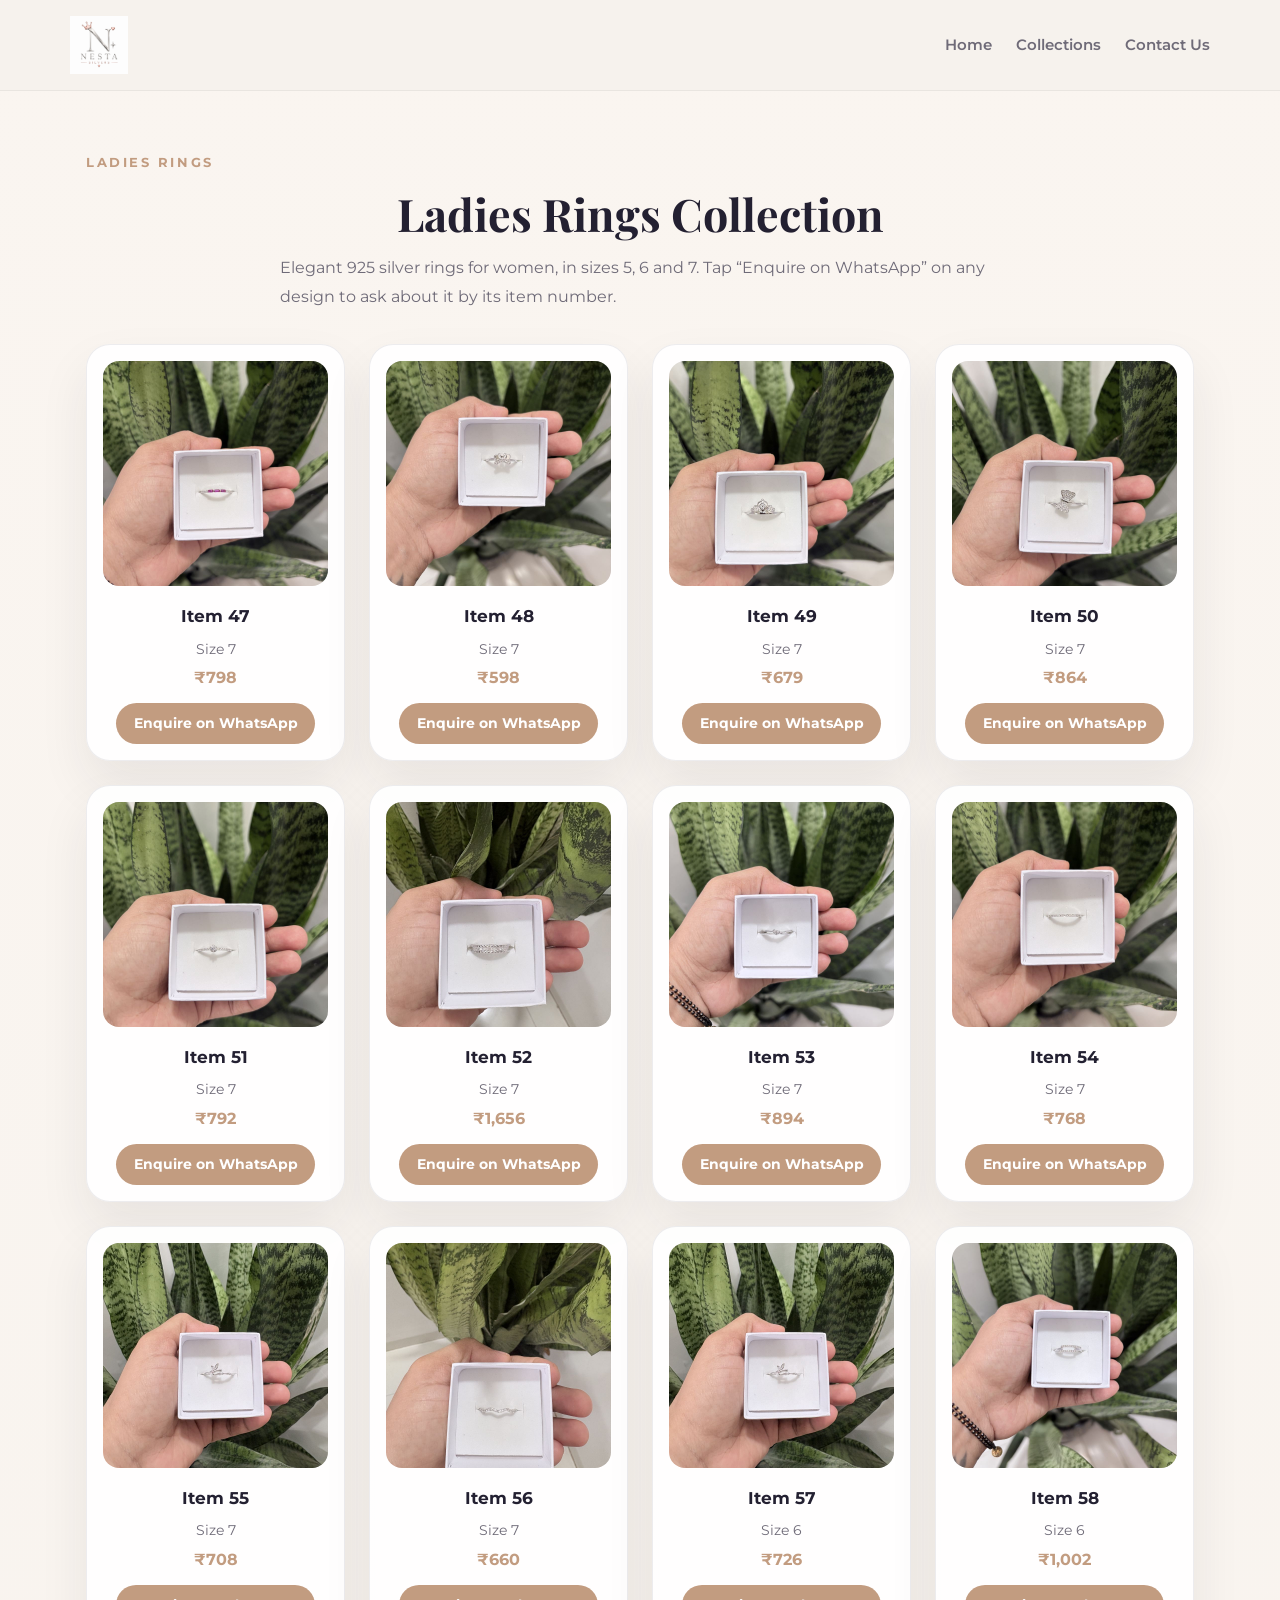
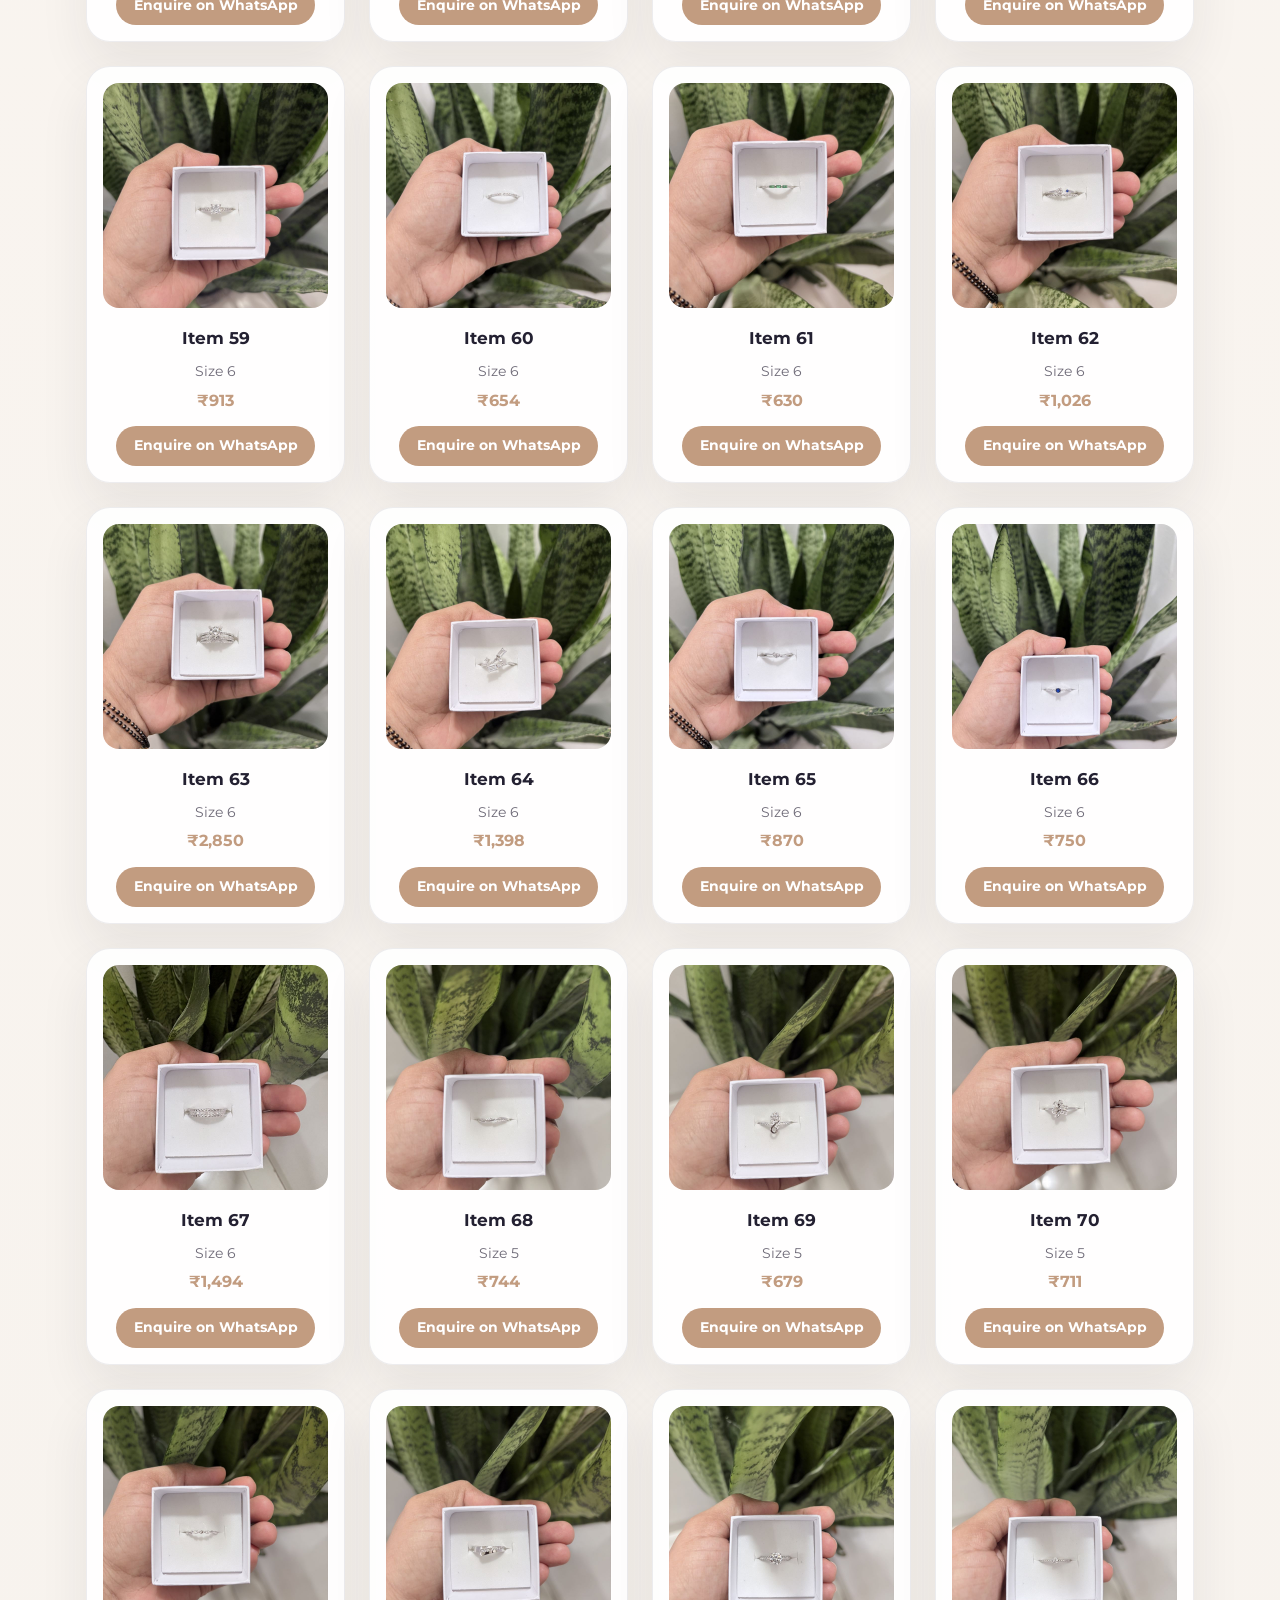
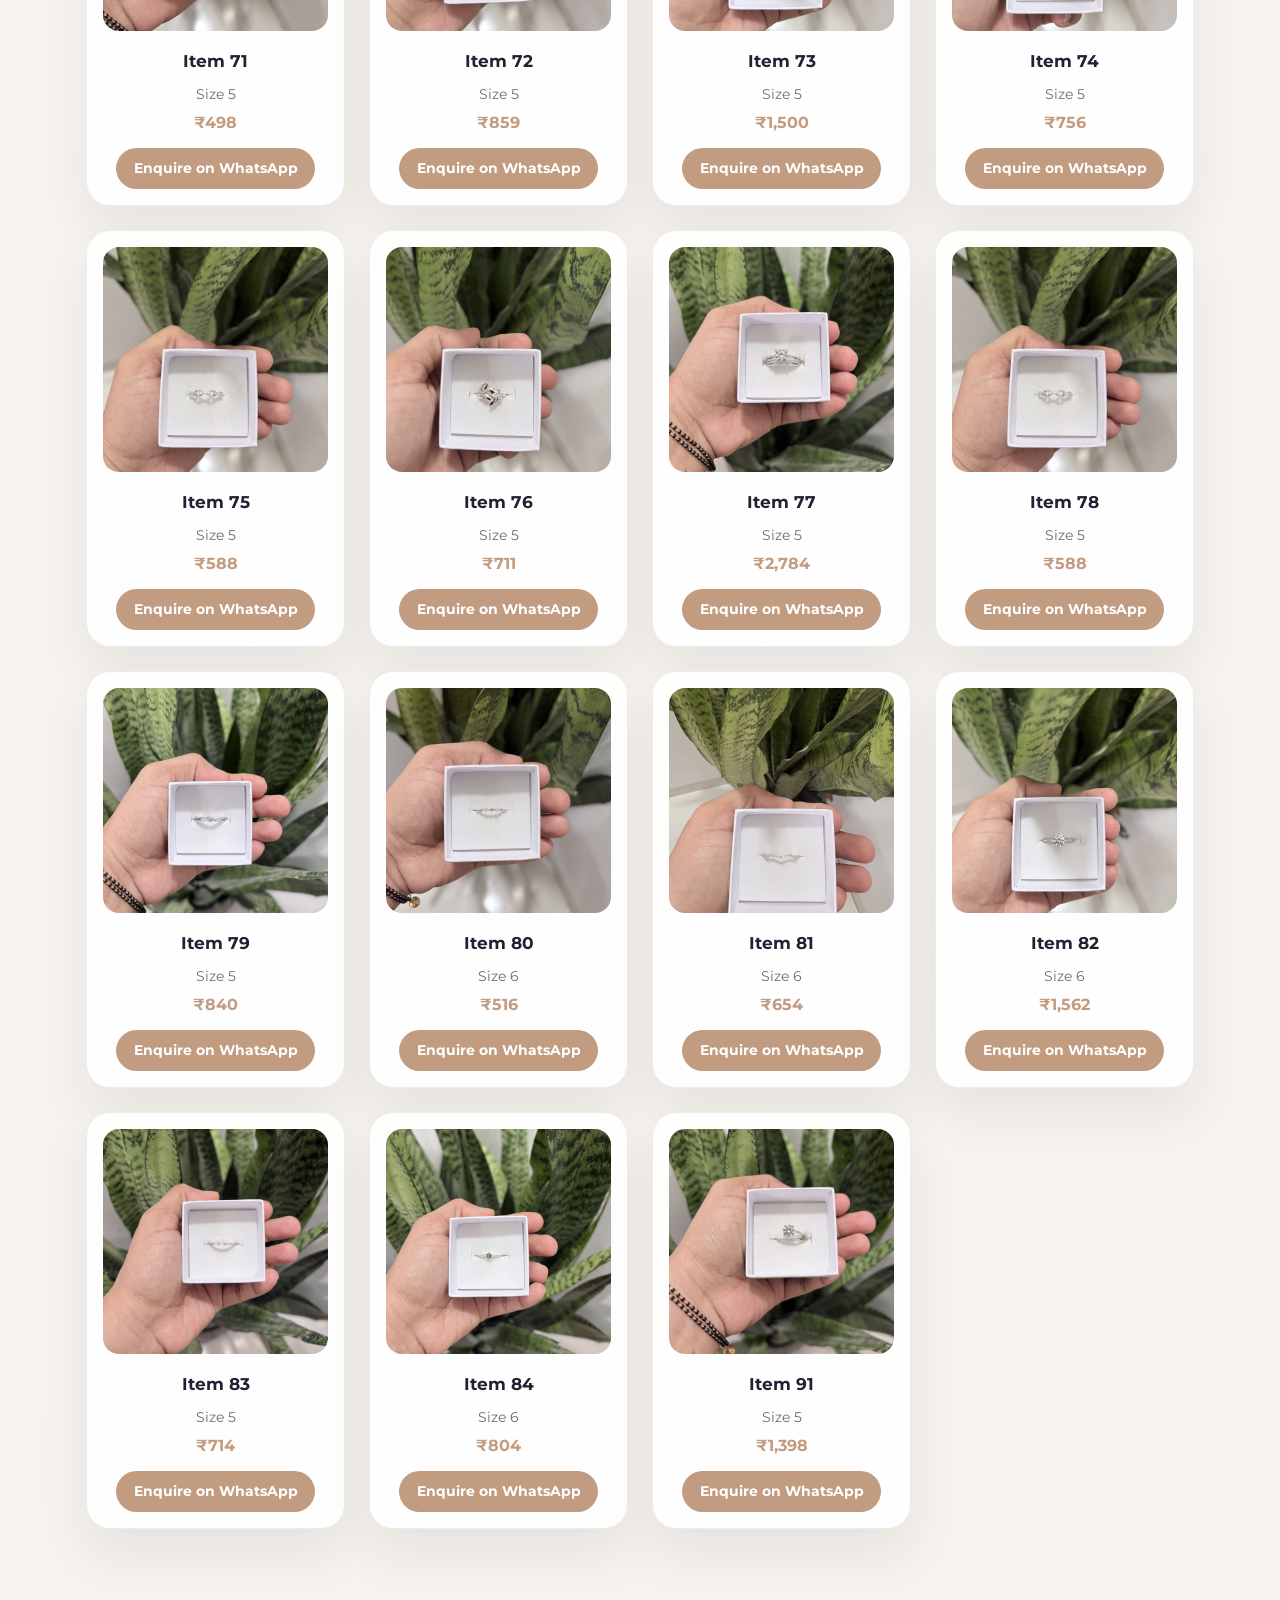
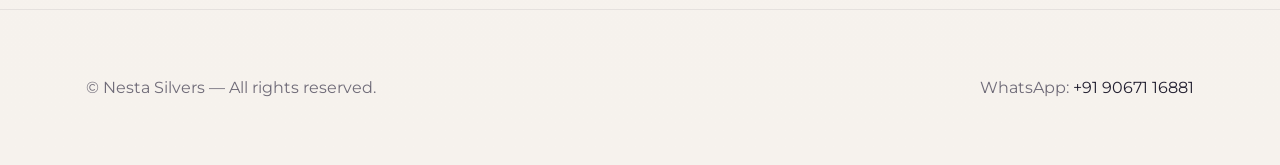
<file: collections/ladies-rings/index.html>
<!DOCTYPE html>
<html lang="en">
<head>
  <meta charset="UTF-8">
  <meta name="viewport" content="width=device-width, initial-scale=1">
  <title>Ladies Rings — Nesta Silvers</title>
  <link rel="preconnect" href="https://fonts.googleapis.com">
  <link rel="preconnect" href="https://fonts.gstatic.com" crossorigin>
  <link href="https://fonts.googleapis.com/css2?family=Montserrat:wght@300;400;600;700&family=Playfair+Display:wght@400;700&display=swap" rel="stylesheet">
  <link rel="icon" type="image/png" href="../../images/logo.png">
  <link rel="stylesheet" href="../../style.css">
</head>
<body>
  <header class="site-header">
    <div class="container header-inner">
      <a href="../../index.html" class="brand-logo" aria-label="Nesta Silvers home">
        <img src="../../images/logo.png" alt="Nesta Silvers logo">
      </a>
      <nav class="main-nav">
        <a href="../../index.html">Home</a>
        <a href="../../collections.html">Collections</a>
        <a href="../../index.html#contact">Contact Us</a>
      </nav>
    </div>
  </header>

  <main class="container">
    <section class="collections-section">
      <p class="section-label">Ladies Rings</p>
      <h2>Ladies Rings Collection</h2>
      <p class="section-copy">Elegant 925 silver rings for women, in sizes 5, 6 and 7. Tap “Enquire on WhatsApp” on any design to ask about it by its item number.</p>
      <div class="product-grid">
        <article class="product-card">
          <div class="product-image"><img src="images/item-47.jpg" alt="Silver ladies ring, size 7, Item 47" loading="lazy"></div>
          <h3>Item 47</h3>
          <p class="size">Size 7</p>
          <p class="price">₹798</p>
          <a class="enquire" href="https://wa.me/919067116881?text=Hi%20Nesta%20Silvers%2C%20I%27m%20interested%20in%20Ladies%20Rings%20Item%2047%20%28%E2%82%B9798%29." target="_blank" rel="noopener">Enquire on WhatsApp</a>
        </article>
        <article class="product-card">
          <div class="product-image"><img src="images/item-48.jpg" alt="Silver ladies ring, size 7, Item 48" loading="lazy"></div>
          <h3>Item 48</h3>
          <p class="size">Size 7</p>
          <p class="price">₹598</p>
          <a class="enquire" href="https://wa.me/919067116881?text=Hi%20Nesta%20Silvers%2C%20I%27m%20interested%20in%20Ladies%20Rings%20Item%2048%20%28%E2%82%B9598%29." target="_blank" rel="noopener">Enquire on WhatsApp</a>
        </article>
        <article class="product-card">
          <div class="product-image"><img src="images/item-49.jpg" alt="Silver ladies ring, size 7, Item 49" loading="lazy"></div>
          <h3>Item 49</h3>
          <p class="size">Size 7</p>
          <p class="price">₹679</p>
          <a class="enquire" href="https://wa.me/919067116881?text=Hi%20Nesta%20Silvers%2C%20I%27m%20interested%20in%20Ladies%20Rings%20Item%2049%20%28%E2%82%B9679%29." target="_blank" rel="noopener">Enquire on WhatsApp</a>
        </article>
        <article class="product-card">
          <div class="product-image"><img src="images/item-50.jpg" alt="Silver ladies ring, size 7, Item 50" loading="lazy"></div>
          <h3>Item 50</h3>
          <p class="size">Size 7</p>
          <p class="price">₹864</p>
          <a class="enquire" href="https://wa.me/919067116881?text=Hi%20Nesta%20Silvers%2C%20I%27m%20interested%20in%20Ladies%20Rings%20Item%2050%20%28%E2%82%B9864%29." target="_blank" rel="noopener">Enquire on WhatsApp</a>
        </article>
        <article class="product-card">
          <div class="product-image has-alt"><img src="images/item-51.jpg" alt="Silver ladies ring, size 7, Item 51" loading="lazy"><img src="images/item-51-2.jpg" alt="Silver ladies ring, size 7, Item 51, second view" loading="lazy"></div>
          <h3>Item 51</h3>
          <p class="size">Size 7</p>
          <p class="price">₹792</p>
          <a class="enquire" href="https://wa.me/919067116881?text=Hi%20Nesta%20Silvers%2C%20I%27m%20interested%20in%20Ladies%20Rings%20Item%2051%20%28%E2%82%B9792%29." target="_blank" rel="noopener">Enquire on WhatsApp</a>
        </article>
        <article class="product-card">
          <div class="product-image"><img src="images/item-52.jpg" alt="Silver ladies ring, size 7, Item 52" loading="lazy"></div>
          <h3>Item 52</h3>
          <p class="size">Size 7</p>
          <p class="price">₹1,656</p>
          <a class="enquire" href="https://wa.me/919067116881?text=Hi%20Nesta%20Silvers%2C%20I%27m%20interested%20in%20Ladies%20Rings%20Item%2052%20%28%E2%82%B91%2C656%29." target="_blank" rel="noopener">Enquire on WhatsApp</a>
        </article>
        <article class="product-card">
          <div class="product-image has-alt"><img src="images/item-53.jpg" alt="Silver ladies ring, size 7, Item 53" loading="lazy"><img src="images/item-53-2.jpg" alt="Silver ladies ring, size 7, Item 53, second view" loading="lazy"></div>
          <h3>Item 53</h3>
          <p class="size">Size 7</p>
          <p class="price">₹894</p>
          <a class="enquire" href="https://wa.me/919067116881?text=Hi%20Nesta%20Silvers%2C%20I%27m%20interested%20in%20Ladies%20Rings%20Item%2053%20%28%E2%82%B9894%29." target="_blank" rel="noopener">Enquire on WhatsApp</a>
        </article>
        <article class="product-card">
          <div class="product-image"><img src="images/item-54.jpg" alt="Silver ladies ring, size 7, Item 54" loading="lazy"></div>
          <h3>Item 54</h3>
          <p class="size">Size 7</p>
          <p class="price">₹768</p>
          <a class="enquire" href="https://wa.me/919067116881?text=Hi%20Nesta%20Silvers%2C%20I%27m%20interested%20in%20Ladies%20Rings%20Item%2054%20%28%E2%82%B9768%29." target="_blank" rel="noopener">Enquire on WhatsApp</a>
        </article>
        <article class="product-card">
          <div class="product-image has-alt"><img src="images/item-55.jpg" alt="Silver ladies ring, size 7, Item 55" loading="lazy"><img src="images/item-55-2.jpg" alt="Silver ladies ring, size 7, Item 55, second view" loading="lazy"></div>
          <h3>Item 55</h3>
          <p class="size">Size 7</p>
          <p class="price">₹708</p>
          <a class="enquire" href="https://wa.me/919067116881?text=Hi%20Nesta%20Silvers%2C%20I%27m%20interested%20in%20Ladies%20Rings%20Item%2055%20%28%E2%82%B9708%29." target="_blank" rel="noopener">Enquire on WhatsApp</a>
        </article>
        <article class="product-card">
          <div class="product-image"><img src="images/item-56.jpg" alt="Silver ladies ring, size 7, Item 56" loading="lazy"></div>
          <h3>Item 56</h3>
          <p class="size">Size 7</p>
          <p class="price">₹660</p>
          <a class="enquire" href="https://wa.me/919067116881?text=Hi%20Nesta%20Silvers%2C%20I%27m%20interested%20in%20Ladies%20Rings%20Item%2056%20%28%E2%82%B9660%29." target="_blank" rel="noopener">Enquire on WhatsApp</a>
        </article>
        <article class="product-card">
          <div class="product-image"><img src="images/item-57.jpg" alt="Silver ladies ring, size 6, Item 57" loading="lazy"></div>
          <h3>Item 57</h3>
          <p class="size">Size 6</p>
          <p class="price">₹726</p>
          <a class="enquire" href="https://wa.me/919067116881?text=Hi%20Nesta%20Silvers%2C%20I%27m%20interested%20in%20Ladies%20Rings%20Item%2057%20%28%E2%82%B9726%29." target="_blank" rel="noopener">Enquire on WhatsApp</a>
        </article>
        <article class="product-card">
          <div class="product-image"><img src="images/item-58.jpg" alt="Silver ladies ring, size 6, Item 58" loading="lazy"></div>
          <h3>Item 58</h3>
          <p class="size">Size 6</p>
          <p class="price">₹1,002</p>
          <a class="enquire" href="https://wa.me/919067116881?text=Hi%20Nesta%20Silvers%2C%20I%27m%20interested%20in%20Ladies%20Rings%20Item%2058%20%28%E2%82%B91%2C002%29." target="_blank" rel="noopener">Enquire on WhatsApp</a>
        </article>
        <article class="product-card">
          <div class="product-image"><img src="images/item-59.jpg" alt="Silver ladies ring, size 6, Item 59" loading="lazy"></div>
          <h3>Item 59</h3>
          <p class="size">Size 6</p>
          <p class="price">₹913</p>
          <a class="enquire" href="https://wa.me/919067116881?text=Hi%20Nesta%20Silvers%2C%20I%27m%20interested%20in%20Ladies%20Rings%20Item%2059%20%28%E2%82%B9913%29." target="_blank" rel="noopener">Enquire on WhatsApp</a>
        </article>
        <article class="product-card">
          <div class="product-image"><img src="images/item-60.jpg" alt="Silver ladies ring, size 6, Item 60" loading="lazy"></div>
          <h3>Item 60</h3>
          <p class="size">Size 6</p>
          <p class="price">₹654</p>
          <a class="enquire" href="https://wa.me/919067116881?text=Hi%20Nesta%20Silvers%2C%20I%27m%20interested%20in%20Ladies%20Rings%20Item%2060%20%28%E2%82%B9654%29." target="_blank" rel="noopener">Enquire on WhatsApp</a>
        </article>
        <article class="product-card">
          <div class="product-image"><img src="images/item-61.jpg" alt="Silver ladies ring, size 6, Item 61" loading="lazy"></div>
          <h3>Item 61</h3>
          <p class="size">Size 6</p>
          <p class="price">₹630</p>
          <a class="enquire" href="https://wa.me/919067116881?text=Hi%20Nesta%20Silvers%2C%20I%27m%20interested%20in%20Ladies%20Rings%20Item%2061%20%28%E2%82%B9630%29." target="_blank" rel="noopener">Enquire on WhatsApp</a>
        </article>
        <article class="product-card">
          <div class="product-image has-alt"><img src="images/item-62.jpg" alt="Silver ladies ring, size 6, Item 62" loading="lazy"><img src="images/item-62-2.jpg" alt="Silver ladies ring, size 6, Item 62, second view" loading="lazy"></div>
          <h3>Item 62</h3>
          <p class="size">Size 6</p>
          <p class="price">₹1,026</p>
          <a class="enquire" href="https://wa.me/919067116881?text=Hi%20Nesta%20Silvers%2C%20I%27m%20interested%20in%20Ladies%20Rings%20Item%2062%20%28%E2%82%B91%2C026%29." target="_blank" rel="noopener">Enquire on WhatsApp</a>
        </article>
        <article class="product-card">
          <div class="product-image"><img src="images/item-63.jpg" alt="Silver ladies ring, size 6, Item 63" loading="lazy"></div>
          <h3>Item 63</h3>
          <p class="size">Size 6</p>
          <p class="price">₹2,850</p>
          <a class="enquire" href="https://wa.me/919067116881?text=Hi%20Nesta%20Silvers%2C%20I%27m%20interested%20in%20Ladies%20Rings%20Item%2063%20%28%E2%82%B92%2C850%29." target="_blank" rel="noopener">Enquire on WhatsApp</a>
        </article>
        <article class="product-card">
          <div class="product-image has-alt"><img src="images/item-64.jpg" alt="Silver ladies ring, size 6, Item 64" loading="lazy"><img src="images/item-64-2.jpg" alt="Silver ladies ring, size 6, Item 64, second view" loading="lazy"></div>
          <h3>Item 64</h3>
          <p class="size">Size 6</p>
          <p class="price">₹1,398</p>
          <a class="enquire" href="https://wa.me/919067116881?text=Hi%20Nesta%20Silvers%2C%20I%27m%20interested%20in%20Ladies%20Rings%20Item%2064%20%28%E2%82%B91%2C398%29." target="_blank" rel="noopener">Enquire on WhatsApp</a>
        </article>
        <article class="product-card">
          <div class="product-image has-alt"><img src="images/item-65.jpg" alt="Silver ladies ring, size 6, Item 65" loading="lazy"><img src="images/item-65-2.jpg" alt="Silver ladies ring, size 6, Item 65, second view" loading="lazy"></div>
          <h3>Item 65</h3>
          <p class="size">Size 6</p>
          <p class="price">₹870</p>
          <a class="enquire" href="https://wa.me/919067116881?text=Hi%20Nesta%20Silvers%2C%20I%27m%20interested%20in%20Ladies%20Rings%20Item%2065%20%28%E2%82%B9870%29." target="_blank" rel="noopener">Enquire on WhatsApp</a>
        </article>
        <article class="product-card">
          <div class="product-image"><img src="images/item-66.jpg" alt="Silver ladies ring, size 6, Item 66" loading="lazy"></div>
          <h3>Item 66</h3>
          <p class="size">Size 6</p>
          <p class="price">₹750</p>
          <a class="enquire" href="https://wa.me/919067116881?text=Hi%20Nesta%20Silvers%2C%20I%27m%20interested%20in%20Ladies%20Rings%20Item%2066%20%28%E2%82%B9750%29." target="_blank" rel="noopener">Enquire on WhatsApp</a>
        </article>
        <article class="product-card">
          <div class="product-image"><img src="images/item-67.jpg" alt="Silver ladies ring, size 6, Item 67" loading="lazy"></div>
          <h3>Item 67</h3>
          <p class="size">Size 6</p>
          <p class="price">₹1,494</p>
          <a class="enquire" href="https://wa.me/919067116881?text=Hi%20Nesta%20Silvers%2C%20I%27m%20interested%20in%20Ladies%20Rings%20Item%2067%20%28%E2%82%B91%2C494%29." target="_blank" rel="noopener">Enquire on WhatsApp</a>
        </article>
        <article class="product-card">
          <div class="product-image"><img src="images/item-68.jpg" alt="Silver ladies ring, size 5, Item 68" loading="lazy"></div>
          <h3>Item 68</h3>
          <p class="size">Size 5</p>
          <p class="price">₹744</p>
          <a class="enquire" href="https://wa.me/919067116881?text=Hi%20Nesta%20Silvers%2C%20I%27m%20interested%20in%20Ladies%20Rings%20Item%2068%20%28%E2%82%B9744%29." target="_blank" rel="noopener">Enquire on WhatsApp</a>
        </article>
        <article class="product-card">
          <div class="product-image"><img src="images/item-69.jpg" alt="Silver ladies ring, size 5, Item 69" loading="lazy"></div>
          <h3>Item 69</h3>
          <p class="size">Size 5</p>
          <p class="price">₹679</p>
          <a class="enquire" href="https://wa.me/919067116881?text=Hi%20Nesta%20Silvers%2C%20I%27m%20interested%20in%20Ladies%20Rings%20Item%2069%20%28%E2%82%B9679%29." target="_blank" rel="noopener">Enquire on WhatsApp</a>
        </article>
        <article class="product-card">
          <div class="product-image"><img src="images/item-70.jpg" alt="Silver ladies ring, size 5, Item 70" loading="lazy"></div>
          <h3>Item 70</h3>
          <p class="size">Size 5</p>
          <p class="price">₹711</p>
          <a class="enquire" href="https://wa.me/919067116881?text=Hi%20Nesta%20Silvers%2C%20I%27m%20interested%20in%20Ladies%20Rings%20Item%2070%20%28%E2%82%B9711%29." target="_blank" rel="noopener">Enquire on WhatsApp</a>
        </article>
        <article class="product-card">
          <div class="product-image has-alt"><img src="images/item-71.jpg" alt="Silver ladies ring, size 5, Item 71" loading="lazy"><img src="images/item-71-2.jpg" alt="Silver ladies ring, size 5, Item 71, second view" loading="lazy"></div>
          <h3>Item 71</h3>
          <p class="size">Size 5</p>
          <p class="price">₹498</p>
          <a class="enquire" href="https://wa.me/919067116881?text=Hi%20Nesta%20Silvers%2C%20I%27m%20interested%20in%20Ladies%20Rings%20Item%2071%20%28%E2%82%B9498%29." target="_blank" rel="noopener">Enquire on WhatsApp</a>
        </article>
        <article class="product-card">
          <div class="product-image"><img src="images/item-72.jpg" alt="Silver ladies ring, size 5, Item 72" loading="lazy"></div>
          <h3>Item 72</h3>
          <p class="size">Size 5</p>
          <p class="price">₹859</p>
          <a class="enquire" href="https://wa.me/919067116881?text=Hi%20Nesta%20Silvers%2C%20I%27m%20interested%20in%20Ladies%20Rings%20Item%2072%20%28%E2%82%B9859%29." target="_blank" rel="noopener">Enquire on WhatsApp</a>
        </article>
        <article class="product-card">
          <div class="product-image"><img src="images/item-73.jpg" alt="Silver ladies ring, size 5, Item 73" loading="lazy"></div>
          <h3>Item 73</h3>
          <p class="size">Size 5</p>
          <p class="price">₹1,500</p>
          <a class="enquire" href="https://wa.me/919067116881?text=Hi%20Nesta%20Silvers%2C%20I%27m%20interested%20in%20Ladies%20Rings%20Item%2073%20%28%E2%82%B91%2C500%29." target="_blank" rel="noopener">Enquire on WhatsApp</a>
        </article>
        <article class="product-card">
          <div class="product-image"><img src="images/item-74.jpg" alt="Silver ladies ring, size 5, Item 74" loading="lazy"></div>
          <h3>Item 74</h3>
          <p class="size">Size 5</p>
          <p class="price">₹756</p>
          <a class="enquire" href="https://wa.me/919067116881?text=Hi%20Nesta%20Silvers%2C%20I%27m%20interested%20in%20Ladies%20Rings%20Item%2074%20%28%E2%82%B9756%29." target="_blank" rel="noopener">Enquire on WhatsApp</a>
        </article>
        <article class="product-card">
          <div class="product-image"><img src="images/item-75.jpg" alt="Silver ladies ring, size 5, Item 75" loading="lazy"></div>
          <h3>Item 75</h3>
          <p class="size">Size 5</p>
          <p class="price">₹588</p>
          <a class="enquire" href="https://wa.me/919067116881?text=Hi%20Nesta%20Silvers%2C%20I%27m%20interested%20in%20Ladies%20Rings%20Item%2075%20%28%E2%82%B9588%29." target="_blank" rel="noopener">Enquire on WhatsApp</a>
        </article>
        <article class="product-card">
          <div class="product-image"><img src="images/item-76.jpg" alt="Silver ladies ring, size 5, Item 76" loading="lazy"></div>
          <h3>Item 76</h3>
          <p class="size">Size 5</p>
          <p class="price">₹711</p>
          <a class="enquire" href="https://wa.me/919067116881?text=Hi%20Nesta%20Silvers%2C%20I%27m%20interested%20in%20Ladies%20Rings%20Item%2076%20%28%E2%82%B9711%29." target="_blank" rel="noopener">Enquire on WhatsApp</a>
        </article>
        <article class="product-card">
          <div class="product-image"><img src="images/item-77.jpg" alt="Silver ladies ring, size 5, Item 77" loading="lazy"></div>
          <h3>Item 77</h3>
          <p class="size">Size 5</p>
          <p class="price">₹2,784</p>
          <a class="enquire" href="https://wa.me/919067116881?text=Hi%20Nesta%20Silvers%2C%20I%27m%20interested%20in%20Ladies%20Rings%20Item%2077%20%28%E2%82%B92%2C784%29." target="_blank" rel="noopener">Enquire on WhatsApp</a>
        </article>
        <article class="product-card">
          <div class="product-image"><img src="images/item-78.jpg" alt="Silver ladies ring, size 5, Item 78" loading="lazy"></div>
          <h3>Item 78</h3>
          <p class="size">Size 5</p>
          <p class="price">₹588</p>
          <a class="enquire" href="https://wa.me/919067116881?text=Hi%20Nesta%20Silvers%2C%20I%27m%20interested%20in%20Ladies%20Rings%20Item%2078%20%28%E2%82%B9588%29." target="_blank" rel="noopener">Enquire on WhatsApp</a>
        </article>
        <article class="product-card">
          <div class="product-image"><img src="images/item-79.jpg" alt="Silver ladies ring, size 5, Item 79" loading="lazy"></div>
          <h3>Item 79</h3>
          <p class="size">Size 5</p>
          <p class="price">₹840</p>
          <a class="enquire" href="https://wa.me/919067116881?text=Hi%20Nesta%20Silvers%2C%20I%27m%20interested%20in%20Ladies%20Rings%20Item%2079%20%28%E2%82%B9840%29." target="_blank" rel="noopener">Enquire on WhatsApp</a>
        </article>
        <article class="product-card">
          <div class="product-image"><img src="images/item-80.jpg" alt="Silver ladies ring, size 6, Item 80" loading="lazy"></div>
          <h3>Item 80</h3>
          <p class="size">Size 6</p>
          <p class="price">₹516</p>
          <a class="enquire" href="https://wa.me/919067116881?text=Hi%20Nesta%20Silvers%2C%20I%27m%20interested%20in%20Ladies%20Rings%20Item%2080%20%28%E2%82%B9516%29." target="_blank" rel="noopener">Enquire on WhatsApp</a>
        </article>
        <article class="product-card">
          <div class="product-image"><img src="images/item-81.jpg" alt="Silver ladies ring, size 6, Item 81" loading="lazy"></div>
          <h3>Item 81</h3>
          <p class="size">Size 6</p>
          <p class="price">₹654</p>
          <a class="enquire" href="https://wa.me/919067116881?text=Hi%20Nesta%20Silvers%2C%20I%27m%20interested%20in%20Ladies%20Rings%20Item%2081%20%28%E2%82%B9654%29." target="_blank" rel="noopener">Enquire on WhatsApp</a>
        </article>
        <article class="product-card">
          <div class="product-image"><img src="images/item-82.jpg" alt="Silver ladies ring, size 6, Item 82" loading="lazy"></div>
          <h3>Item 82</h3>
          <p class="size">Size 6</p>
          <p class="price">₹1,562</p>
          <a class="enquire" href="https://wa.me/919067116881?text=Hi%20Nesta%20Silvers%2C%20I%27m%20interested%20in%20Ladies%20Rings%20Item%2082%20%28%E2%82%B91%2C562%29." target="_blank" rel="noopener">Enquire on WhatsApp</a>
        </article>
        <article class="product-card">
          <div class="product-image has-alt"><img src="images/item-83.jpg" alt="Silver ladies ring, size 5, Item 83" loading="lazy"><img src="images/item-83-2.jpg" alt="Silver ladies ring, size 5, Item 83, second view" loading="lazy"></div>
          <h3>Item 83</h3>
          <p class="size">Size 5</p>
          <p class="price">₹714</p>
          <a class="enquire" href="https://wa.me/919067116881?text=Hi%20Nesta%20Silvers%2C%20I%27m%20interested%20in%20Ladies%20Rings%20Item%2083%20%28%E2%82%B9714%29." target="_blank" rel="noopener">Enquire on WhatsApp</a>
        </article>
        <article class="product-card">
          <div class="product-image"><img src="images/item-84.jpg" alt="Silver ladies ring, size 6, Item 84" loading="lazy"></div>
          <h3>Item 84</h3>
          <p class="size">Size 6</p>
          <p class="price">₹804</p>
          <a class="enquire" href="https://wa.me/919067116881?text=Hi%20Nesta%20Silvers%2C%20I%27m%20interested%20in%20Ladies%20Rings%20Item%2084%20%28%E2%82%B9804%29." target="_blank" rel="noopener">Enquire on WhatsApp</a>
        </article>
        <article class="product-card">
          <div class="product-image"><img src="images/item-91.jpg" alt="Silver ladies ring, size 5, Item 91" loading="lazy"></div>
          <h3>Item 91</h3>
          <p class="size">Size 5</p>
          <p class="price">₹1,398</p>
          <a class="enquire" href="https://wa.me/919067116881?text=Hi%20Nesta%20Silvers%2C%20I%27m%20interested%20in%20Ladies%20Rings%20Item%2091%20%28%E2%82%B91%2C398%29." target="_blank" rel="noopener">Enquire on WhatsApp</a>
        </article>
      </div>
    </section>
  </main>

  <footer class="site-footer">
    <div class="container footer-inner">
      <p>&copy; Nesta Silvers — All rights reserved.</p>
      <p>WhatsApp: <a href="https://wa.me/919067116881" target="_blank">+91 90671 16881</a></p>
    </div>
  </footer>
</body>
</html>
</file>
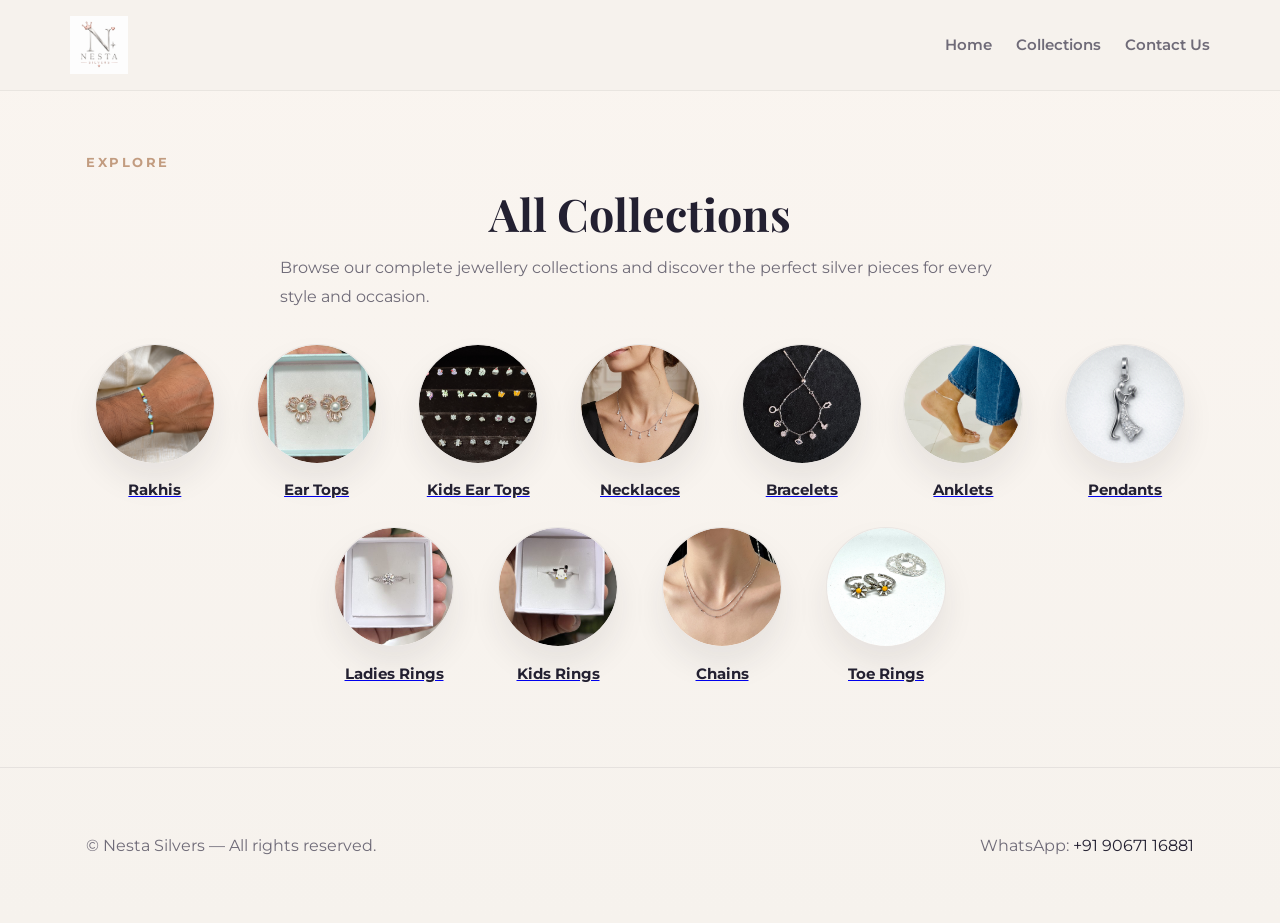
<file: collections.html>
<!DOCTYPE html>
<html lang="en">
<head>
  <meta charset="UTF-8">
  <meta name="viewport" content="width=device-width, initial-scale=1">
  <title>Collections — Nesta Silvers</title>
  <link rel="preconnect" href="https://fonts.googleapis.com">
  <link rel="preconnect" href="https://fonts.gstatic.com" crossorigin>
  <link href="https://fonts.googleapis.com/css2?family=Montserrat:wght@300;400;600;700&family=Playfair+Display:wght@400;700&display=swap" rel="stylesheet">
  <link rel="icon" type="image/png" href="images/logo.png">
  <link rel="stylesheet" href="style.css">
</head>
<body>
  <header class="site-header">
    <div class="container header-inner">
      <a href="index.html" class="brand-logo" aria-label="Nesta Silvers home">
        <img src="images/logo.png" alt="Nesta Silvers logo">
      </a>
      <nav class="main-nav">
        <a href="index.html">Home</a>
        <a href="collections.html">Collections</a>
        <a href="index.html#contact">Contact Us</a>
      </nav>
    </div>
  </header>

  <main class="container">
    <section class="collections-section">
      <p class="section-label">Explore</p>
      <h2>All Collections</h2>
      <p class="section-copy">Browse our complete jewellery collections and discover the perfect silver pieces for every style and occasion.</p>
      <div class="collection-grid">
        <a class="collection-card" href="collections/rakhis/index.html">
          <div class="collection-image"><img src="images/rakhi-thumbnail.png" alt="Rakhis"></div>
          <p>Rakhis</p>
        </a>
        <a class="collection-card" href="collections/ear-tops/index.html">
          <div class="collection-image"><img src="images/earrings.jpg" alt="Ear Tops"></div>
          <p>Ear Tops</p>
        </a>
        <a class="collection-card" href="collections/kids-ear-tops/index.html">
          <div class="collection-image"><img src="images/kids-top.jpg" alt="Kids Ear Tops"></div>
          <p>Kids Ear Tops</p>
        </a>
        <a class="collection-card" href="collections/necklaces/index.html">
          <div class="collection-image"><img src="images/necklaces.jpg" alt="Necklaces"></div>
          <p>Necklaces</p>
        </a>
        <a class="collection-card" href="collections/bracelets/index.html">
          <div class="collection-image"><img src="images/bracelets.jpg" alt="Bracelets"></div>
          <p>Bracelets</p>
        </a>
        <a class="collection-card" href="collections/anklets/index.html">
          <div class="collection-image"><img src="images/anklets.jpg" alt="Anklets"></div>
          <p>Anklets</p>
        </a>
        <a class="collection-card" href="collections/pendants/index.html">
          <div class="collection-image"><img src="images/pendants.jpg" alt="Pendants"></div>
          <p>Pendants</p>
        </a>
        <a class="collection-card" href="collections/ladies-rings/index.html">
          <div class="collection-image"><img src="images/ladies-rings.jpg" alt="Ladies Rings"></div>
          <p>Ladies Rings</p>
        </a>
        <a class="collection-card" href="collections/kids-rings/index.html">
          <div class="collection-image"><img src="images/kids-ring.jpg" alt="Kids Rings"></div>
          <p>Kids Rings</p>
        </a>
        <a class="collection-card" href="collections/chains/index.html">
          <div class="collection-image"><img src="images/chains.jpg" alt="Chains"></div>
          <p>Chains</p>
        </a>
        <a class="collection-card" href="collections/toe-rings/index.html">
          <div class="collection-image"><img src="images/toe-rings.jpg" alt="Toe Rings"></div>
          <p>Toe Rings</p>
        </a>
      </div>
    </section>
  </main>

  <footer class="site-footer">
    <div class="container footer-inner">
      <p>&copy; Nesta Silvers — All rights reserved.</p>
      <p>WhatsApp: <a href="https://wa.me/919067116881" target="_blank">+91 90671 16881</a></p>
    </div>
  </footer>
</body>
</html>
</file>
<file: style.css>
:root{
  --bg:#f6f2ed;
  --surface:#ffffff;
  --accent:#c29c80;
  --accent-2:#232031;
  --text:#252533;
  --muted:#6f6b78;
  --border:#e7dfd9;
}
*{box-sizing:border-box}
body{margin:0;font-family:'Montserrat',system-ui,-apple-system,'Segoe UI',Roboto,'Helvetica Neue',Arial,sans-serif;line-height:1.7;color:var(--text);background:linear-gradient(180deg,#faf5f0,#f6f2ed)}
img{max-width:100%;display:block}
.container{max-width:1140px;margin:0 auto;padding:1rem}
.site-header{position:sticky;top:0;z-index:10;background:rgba(246,242,237,0.96);backdrop-filter:blur(12px);border-bottom:1px solid rgba(0,0,0,0.05)}
.header-inner{display:flex;align-items:center;justify-content:space-between;gap:1rem;padding:1rem 0}
.brand-logo{display:block}
.brand-logo img{display:block;height:auto;max-height:58px;width:auto}
.main-nav{display:flex;gap:1.5rem;flex-wrap:wrap}
.main-nav a{color:var(--muted);text-decoration:none;font-size:0.94rem;font-weight:600;transition:color .2s ease}
.main-nav a:hover{color:var(--accent-2)}
.hero{padding:3.5rem 0}
.hero-inner{display:grid;grid-template-columns:1.1fr 0.9fr;align-items:center;gap:3rem}
.hero-text{max-width:590px}
.eyebrow{display:inline-block;font-size:0.82rem;font-weight:700;letter-spacing:0.2em;text-transform:uppercase;color:var(--accent);margin-bottom:1rem}
.hero-text h1{font-family:'Playfair Display',serif;font-size:4rem;line-height:1.02;margin:0 0 1rem;color:var(--accent-2)}
.hero-text p{font-size:1.05rem;color:var(--muted);max-width:520px;margin:0 0 1.75rem}
.cta{display:inline-flex;align-items:center;justify-content:center;padding:0.95rem 2.1rem;border-radius:999px;background:var(--accent);color:#fff;text-decoration:none;font-weight:700;letter-spacing:0.02em;box-shadow:0 18px 32px rgba(194,156,128,0.2);transition:transform .2s ease}
.cta:hover{transform:translateY(-2px)}
.hero-image{position:relative}
.hero-image::before{content:'';position:absolute;top:-14%;left:-12%;width:110%;height:110%;background:radial-gradient(circle at top left,rgba(194,156,128,0.2),transparent 55%);border-radius:50%;pointer-events:none}
.hero-image img{width:100%;border-radius:30px;object-fit:cover;box-shadow:0 30px 80px rgba(23,18,36,0.12)}
.feature-grid{display:grid;grid-template-columns:repeat(3,minmax(0,1fr));gap:1.5rem;margin:3rem 0}
.feature-card{padding:1.75rem;background:rgba(255,255,255,0.88);border:1px solid rgba(34,32,49,0.08);border-radius:24px;box-shadow:0 24px 60px rgba(33,32,49,0.06);min-height:240px}
.feature-icon{width:48px;height:48px;border-radius:50%;display:grid;place-items:center;background:rgba(194,156,128,0.12);color:var(--accent-2);font-size:1.3rem;margin-bottom:1.2rem}
.feature-card h3{margin:0 0 0.85rem;font-size:1.05rem;color:var(--accent-2)}
.feature-card p{margin:0;color:var(--muted);font-size:0.95rem;line-height:1.75}
.trending{padding:0 0 1rem;margin-bottom:1rem;text-align:center}
.section-label{display:inline-block;font-size:0.8rem;font-weight:700;letter-spacing:0.2em;text-transform:uppercase;color:var(--accent);margin-bottom:1rem}
.collections-section{padding:2rem 0}
.collections-section h2{font-family:'Playfair Display',serif;font-size:2.8rem;line-height:1.05;margin:0 0 1rem;color:var(--accent-2);text-align:center}
.section-copy{max-width:720px;margin:0 auto;color:var(--muted);font-size:1rem;line-height:1.85}
.collection-grid{display:flex;flex-wrap:wrap;justify-content:center;gap:1.5rem;margin:2rem 0}
.collection-card{display:flex;flex-direction:column;align-items:center;gap:0.85rem;text-align:center;flex:1 1 120px;max-width:140px;min-width:120px}
.collection-image{width:120px;height:120px;border-radius:50%;background:#fcf7f2;display:flex;align-items:center;justify-content:center;overflow:hidden;border:1px solid rgba(34,32,49,0.08);box-shadow:0 18px 32px rgba(33,32,49,0.08);}
.collection-image img{width:100%;height:100%;object-fit:cover;border-radius:50%;mix-blend-mode:normal}
.collection-card p{margin:0;color:var(--accent-2);font-weight:700;font-size:0.95rem}
.product-grid{display:grid;grid-template-columns:repeat(auto-fit,minmax(220px,1fr));gap:1.5rem;margin:2rem 0}
.product-card{overflow:hidden;border:1px solid rgba(34,32,49,0.08);border-radius:24px;background:rgba(255,255,255,0.9);box-shadow:0 24px 50px rgba(33,32,49,0.08);text-align:center;padding:1rem}
.product-image{aspect-ratio:1;overflow:hidden;border-radius:16px;background:#fcf7f2}
.product-image img{width:100%;height:100%;object-fit:cover}
.product-card h3{margin:1rem 0 0.45rem;font-size:1.05rem;color:var(--accent-2)}
.product-card .price{margin:0;color:var(--accent);font-weight:700}
.products{display:grid;grid-template-columns:repeat(3,minmax(0,1fr));gap:1.5rem;margin-top:2rem}
.item{border-radius:24px;overflow:hidden;background:var(--surface);box-shadow:0 24px 50px rgba(33,32,49,0.08);text-align:center;border:1px solid rgba(34,32,49,0.06);padding:1rem}
.item img{height:260px;object-fit:cover}
.item h3{font-size:1.1rem;margin:1rem 0 0.55rem;color:var(--accent-2)}
.price{color:var(--accent);font-weight:700;margin:0 0 1rem}
.item button{border:none;background:var(--accent);color:#fff;padding:0.85rem 1.1rem;border-radius:999px;font-weight:700;cursor:pointer;transition:transform .2s ease,box-shadow .2s ease}
.item button:hover{transform:translateY(-2px);box-shadow:0 16px 28px rgba(194,156,128,0.24)}
.contact{margin:3rem 0;padding:2rem;background:rgba(255,255,255,0.95);border:1px solid rgba(34,32,49,0.07);border-radius:28px}
.contact h2{font-family:'Playfair Display',serif;font-size:2rem;margin:0 0 0.75rem;color:var(--accent-2)}
.contact p{max-width:600px;color:var(--muted);margin:0 0 1.5rem;font-size:1rem;line-height:1.75}
.contact-list{list-style:none;padding:0;margin:0 0 1.5rem}
.contact-list li{margin-bottom:0.8rem;font-size:0.95rem;color:var(--muted)}
.contact-list a{color:var(--accent-2);text-decoration:none}
.social{display:flex;flex-wrap:wrap;gap:0.8rem}
.social-link{display:inline-flex;align-items:center;justify-content:center;padding:0.75rem 1rem;border-radius:999px;border:1px solid rgba(34,32,49,0.1);background:rgba(255,255,255,0.95);color:var(--accent-2);text-decoration:none;font-weight:700}
.site-footer{padding:2rem 0;color:var(--muted);border-top:1px solid rgba(34,32,49,0.08)}
.footer-inner{display:flex;align-items:center;justify-content:space-between;gap:1rem;flex-wrap:wrap}
.site-footer a{color:var(--accent-2);text-decoration:none}
@media (max-width:980px){
  .hero-inner{grid-template-columns:1fr}
  .feature-grid{grid-template-columns:1fr}
  .products{grid-template-columns:1fr}
}
@media (max-width:680px){
  .container{padding:1rem}
  .hero-text h1{font-size:3rem}
  .header-inner{flex-direction:column;align-items:flex-start}
  .main-nav{width:100%;justify-content:flex-start}
  .hero-image::before{top:-8%;left:-8%;width:130%;height:110%}
}
.product-image{position:relative}
.product-image.has-alt img+img{position:absolute;inset:0;opacity:0;transition:opacity .3s ease}
.product-card:hover .product-image.has-alt img+img{opacity:1}
.product-card .enquire{display:inline-block;margin-top:0.35rem;padding:0.55rem 1.1rem;border-radius:999px;background:var(--accent);color:#fff;text-decoration:none;font-weight:700;font-size:0.85rem}
.product-card .enquire:hover{background:var(--accent-2)}
.product-card .size{margin:0 0 0.2rem;color:var(--muted);font-size:0.85rem}
.product-card .price{margin:0 0 0.4rem}
</file>
